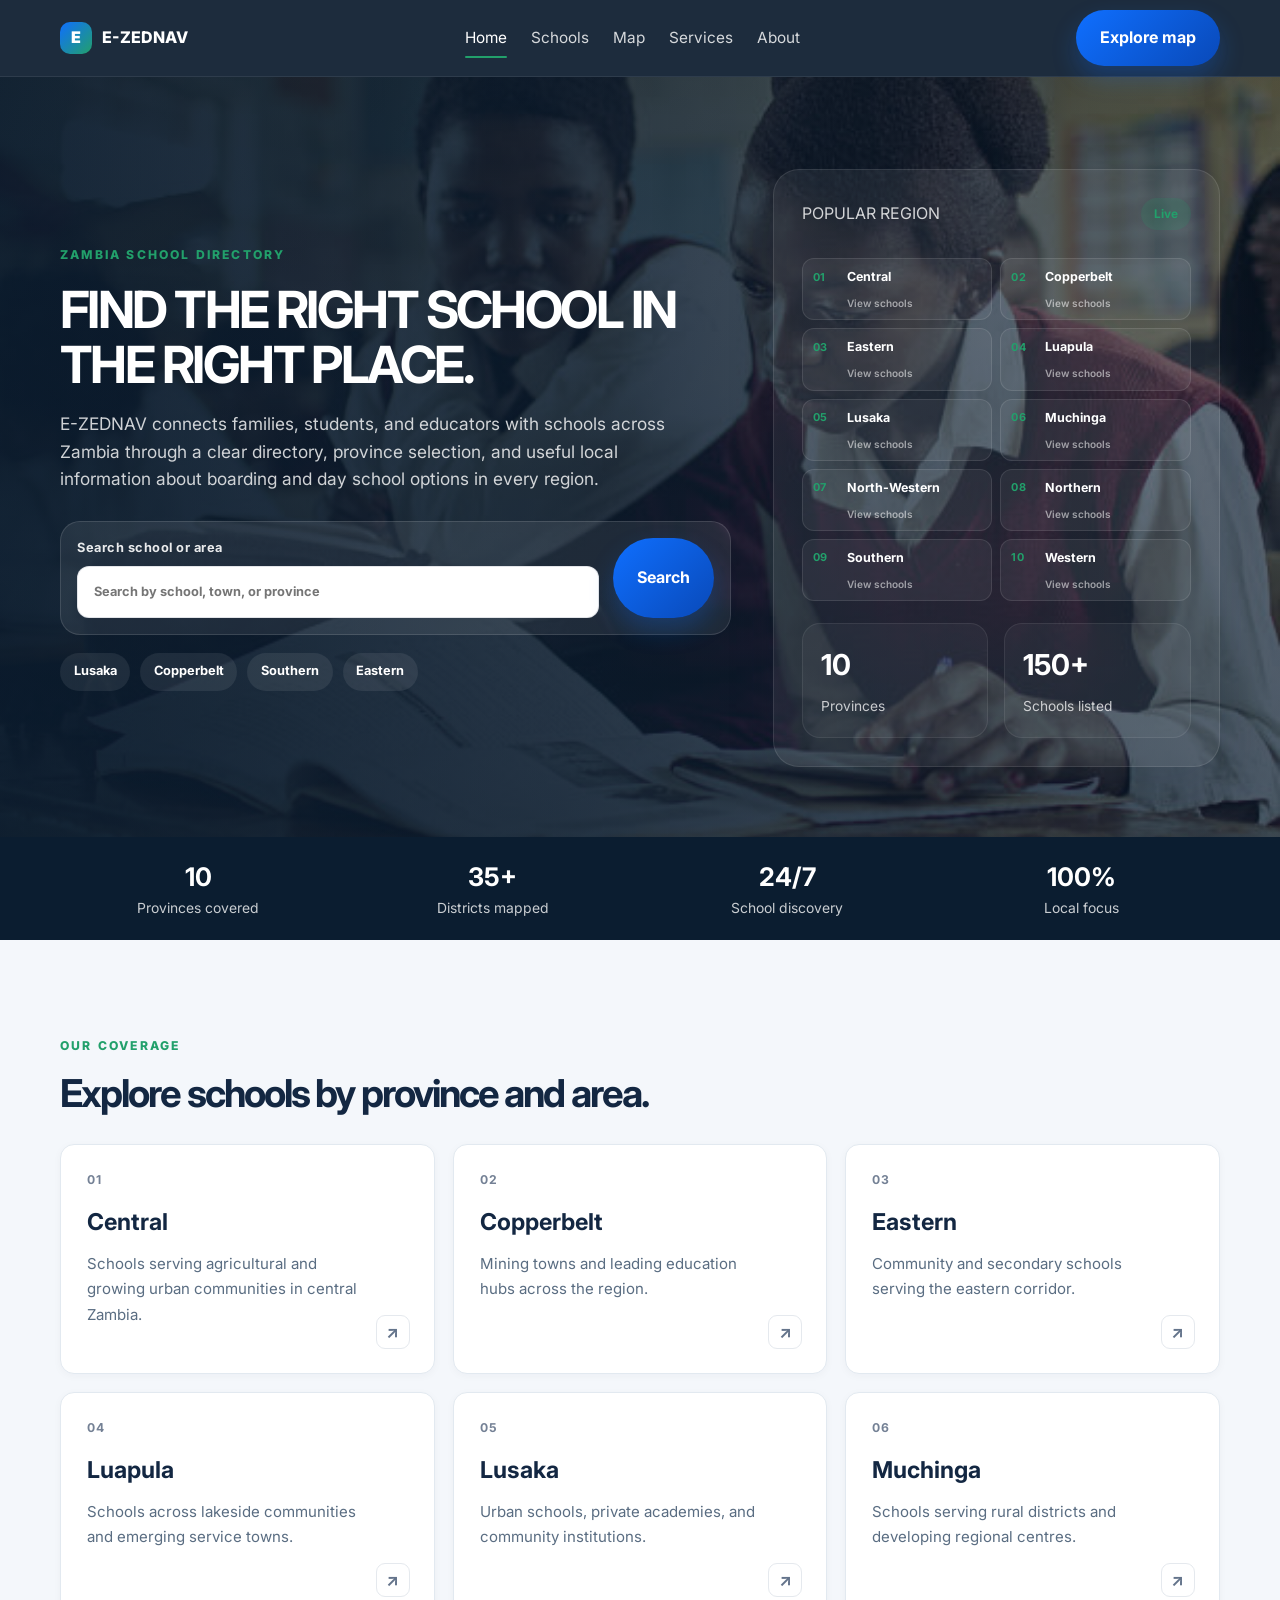
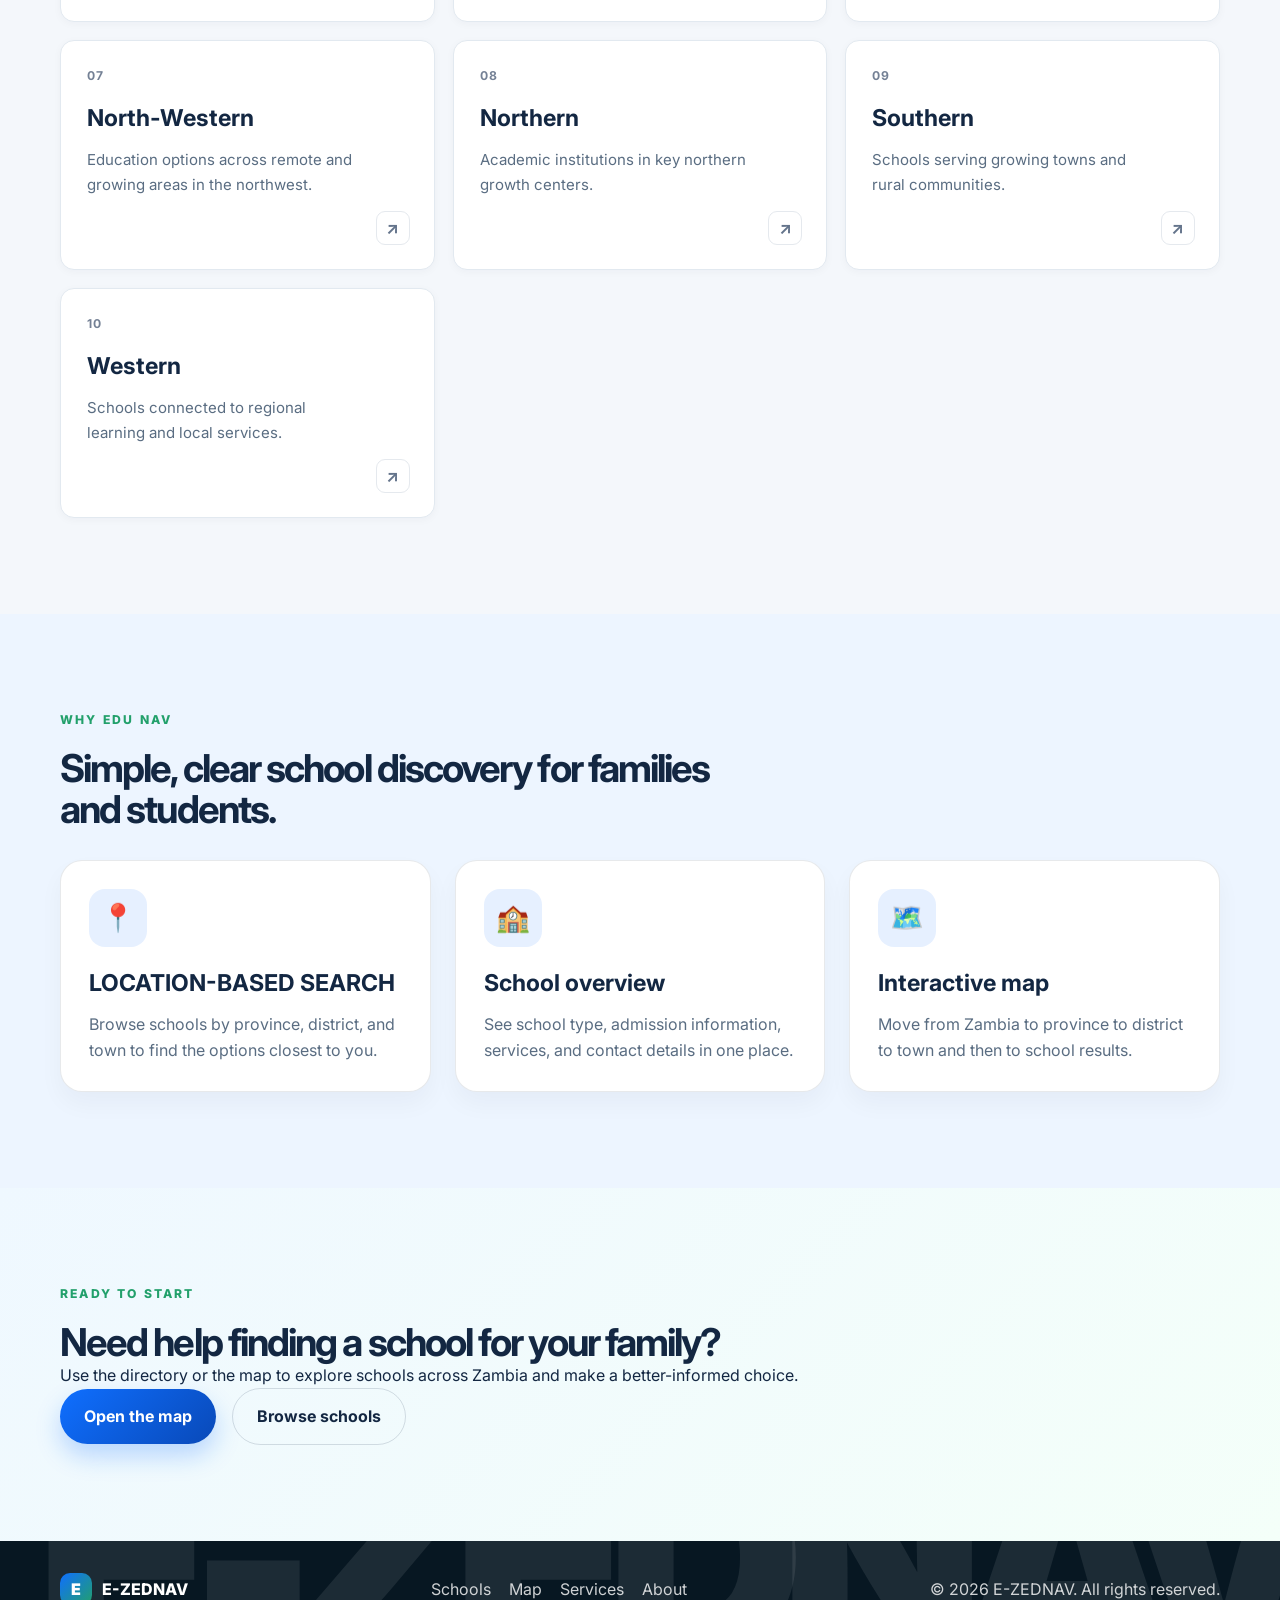
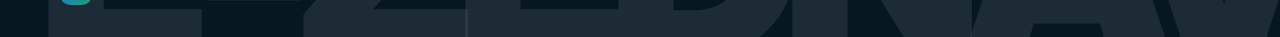
<file: index.html>
<!DOCTYPE html>
<html lang="en">
  <head>
    <meta charset="UTF-8" />
    <meta name="viewport" content="width=device-width, initial-scale=1.0" />
    <meta name="description" content="E-ZEDNAV helps families and students search for schools across Zambia by province, district, and town." />
    <title>E-ZEDNAV | Zambia School Directory</title>
    <link rel="preconnect" href="https://fonts.googleapis.com" />
    <link rel="preconnect" href="https://fonts.gstatic.com" crossorigin />
    <link href="https://fonts.googleapis.com/css2?family=Inter:wght@400;500;600;700;800;900&display=swap" rel="stylesheet" />
    <link rel="stylesheet" href="style.css" />
    <script src="script.js" defer></script>
  </head>
  <body>
    <header class="site-header">
      <div class="container nav-wrap">
        <a href="index.html" class="brand" aria-label="E-ZEDNAV home page">
          <span class="brand-mark">E</span>
          E-ZEDNAV
        </a>

          <button class="menu-toggle" aria-label="Open navigation" aria-expanded="false">
          <span></span>
          <span></span>
          <span></span>
        </button>

        <nav class="main-nav" aria-label="Main navigation">
          <a href="index.html" class="active">Home</a>
          <a href="schools.html">Schools</a>
          <a href="map.html">Map</a>
          <a href="services.html">Services</a>
          <a href="about.html">About</a>
        </nav>

        <a href="map.html" class="btn btn-primary nav-cta">Explore map</a>
      </div>
    </header>
    <main>
      <section class="hero">
        <div class="container hero-grid">
          <article class="hero-copy">
            <p class="eyebrow">ZAMBIA SCHOOL DIRECTORY</p>
            <h1>FIND THE RIGHT SCHOOL IN THE RIGHT PLACE.</h1>
            <p class="lead">
              E-ZEDNAV connects families, students, and educators with schools across Zambia through a clear directory, province selection, and useful local information about boarding and day school options in every region.
            </p>

            <form class="search-panel" id="homeSearchForm">
              <label>
                <span>Search school or area</span>
                <input id="homeSearchInput" type="text" placeholder="Search by school, town, or province" />
              </label>
              <button type="submit" class="btn btn-primary">Search</button>
            </form>

            <div class="quick-links">
              <a href="schools.html?province=Lusaka">Lusaka</a>
              <a href="schools.html?province=Copperbelt">Copperbelt</a>
              <a href="schools.html?province=Southern">Southern</a>
              <a href="schools.html?province=Eastern">Eastern</a>
            </div>
          </article>

          <aside class="hero-card">
            <header class="card-top">
              <span>POPULAR REGION</span>
              <span class="status">Live</span>
            </header>
            <div class="province-list" aria-label="Popular provinces">
              <a href="schools.html?province=Central" class="province-link"><span>01</span>Central<strong>View schools</strong></a>
              <a href="schools.html?province=Copperbelt" class="province-link"><span>02</span>Copperbelt<strong>View schools</strong></a>
              <a href="schools.html?province=Eastern" class="province-link"><span>03</span>Eastern<strong>View schools</strong></a>
              <a href="schools.html?province=Luapula" class="province-link"><span>04</span>Luapula<strong>View schools</strong></a>
              <a href="schools.html?province=Lusaka" class="province-link"><span>05</span>Lusaka<strong>View schools</strong></a>
              <a href="schools.html?province=Muchinga" class="province-link"><span>06</span>Muchinga<strong>View schools</strong></a>
              <a href="schools.html?province=North-Western" class="province-link"><span>07</span>North-Western<strong>View schools</strong></a>
              <a href="schools.html?province=Northern" class="province-link"><span>08</span>Northern<strong>View schools</strong></a>
              <a href="schools.html?province=Southern" class="province-link"><span>09</span>Southern<strong>View schools</strong></a>
              <a href="schools.html?province=Western" class="province-link"><span>10</span>Western<strong>View schools</strong></a>
            </div>
            <div class="hero-metrics">
              <div>
                <strong>10</strong>
                <span>Provinces</span>
              </div>
              <div>
                <strong>150+</strong>
                <span>Schools listed</span>
              </div>
            </div>
          </aside>
        </div>
      </section>

      <section class="stats-bar">
        <div class="container stats-grid">
          <div>
            <strong>10</strong>
            <span>Provinces covered</span>
          </div>
          <div>
            <strong>35+</strong>
            <span>Districts mapped</span>
          </div>
          <div>
            <strong>24/7</strong>
            <span>School discovery</span>
          </div>
          <div>
            <strong>100%</strong>
            <span>Local focus</span>
          </div>
        </div>
      </section>

      <section class="section coverage-section">
        <div class="container">
          <header class="section-heading">
            <p class="eyebrow">OUR COVERAGE</p>
            <h2>Explore schools by province and area.</h2>
          </header>

          <div class="cards province-grid">
            <a href="schools.html?province=Central" class="province-card">
              <span>01</span>
              <h3>Central</h3>
              <p>Schools serving agricultural and growing urban communities in central Zambia.</p>
            </a>
            <a href="schools.html?province=Copperbelt" class="province-card">
              <span>02</span>
              <h3>Copperbelt</h3>
              <p>Mining towns and leading education hubs across the region.</p>
            </a>
            <a href="schools.html?province=Eastern" class="province-card">
              <span>03</span>
              <h3>Eastern</h3>
              <p>Community and secondary schools serving the eastern corridor.</p>
            </a>
            <a href="schools.html?province=Luapula" class="province-card">
              <span>04</span>
              <h3>Luapula</h3>
              <p>Schools across lakeside communities and emerging service towns.</p>
            </a>
            <a href="schools.html?province=Lusaka" class="province-card">
              <span>05</span>
              <h3>Lusaka</h3>
              <p>Urban schools, private academies, and community institutions.</p>
            </a>
            <a href="schools.html?province=Muchinga" class="province-card">
              <span>06</span>
              <h3>Muchinga</h3>
              <p>Schools serving rural districts and developing regional centres.</p>
            </a>
            <a href="schools.html?province=North-Western" class="province-card">
              <span>07</span>
              <h3>North-Western</h3>
              <p>Education options across remote and growing areas in the northwest.</p>
            </a>
            <a href="schools.html?province=Northern" class="province-card">
              <span>08</span>
              <h3>Northern</h3>
              <p>Academic institutions in key northern growth centers.</p>
            </a>
            <a href="schools.html?province=Southern" class="province-card">
              <span>09</span>
              <h3>Southern</h3>
              <p>Schools serving growing towns and rural communities.</p>
            </a>
            <a href="schools.html?province=Western" class="province-card">
              <span>10</span>
              <h3>Western</h3>
              <p>Schools connected to regional learning and local services.</p>
            </a>
          </div>
        </div>
      </section>

      <section class="section section-alt">
        <div class="container">
          <header class="section-heading">
            <p class="eyebrow">WHY EDU NAV</p>
            <h2>Simple, clear school discovery for families and students.</h2>
          </header>

          <div class="cards services-grid">
            <article class="card">
              <span class="icon" aria-hidden="true">📍</span>
              <h3>LOCATION-BASED SEARCH</h3>
              <p>Browse schools by province, district, and town to find the options closest to you.</p>
            </article>
            <article class="card">
              <span class="icon" aria-hidden="true">🏫</span>
              <h3>School overview</h3>
              <p>See school type, admission information, services, and contact details in one place.</p>
            </article>
            <article class="card">
              <span class="icon" aria-hidden="true">🗺️</span>
              <h3>Interactive map</h3>
              <p>Move from Zambia to province to district to town and then to school results.</p>
            </article>
          </div>
        </div>
      </section>

      <section class="section contact-section">
        <div class="container contact-wrap">
          <header class="contact-copy">
            <p class="eyebrow">READY TO START</p>
            <h2>Need help finding a school for your family?</h2>
            <p>Use the directory or the map to explore schools across Zambia and make a better-informed choice.</p>
          </header>

          <div class="quick-action-box">
            <a href="map.html" class="btn btn-primary">Open the map</a>
            <a href="schools.html" class="btn btn-secondary">Browse schools</a>
          </div>
        </div>
      </section>
    </main>

    <footer class="site-footer">
      <div class="container footer-wrap">
        <div>
          <a href="index.html" class="brand footer-brand">
            <span class="brand-mark">E</span>
            E-ZEDNAV
          </a>
        </div>

        <nav class="footer-nav" aria-label="Footer links">
          <a href="schools.html">Schools</a>
          <a href="map.html">Map</a>
          <a href="services.html">Services</a>
          <a href="about.html">About</a>
        </nav>

        <p>© <span id="year"></span> E-ZEDNAV. All rights reserved.</p>
      </div>
    </footer>
  </body>
</html>
</file>
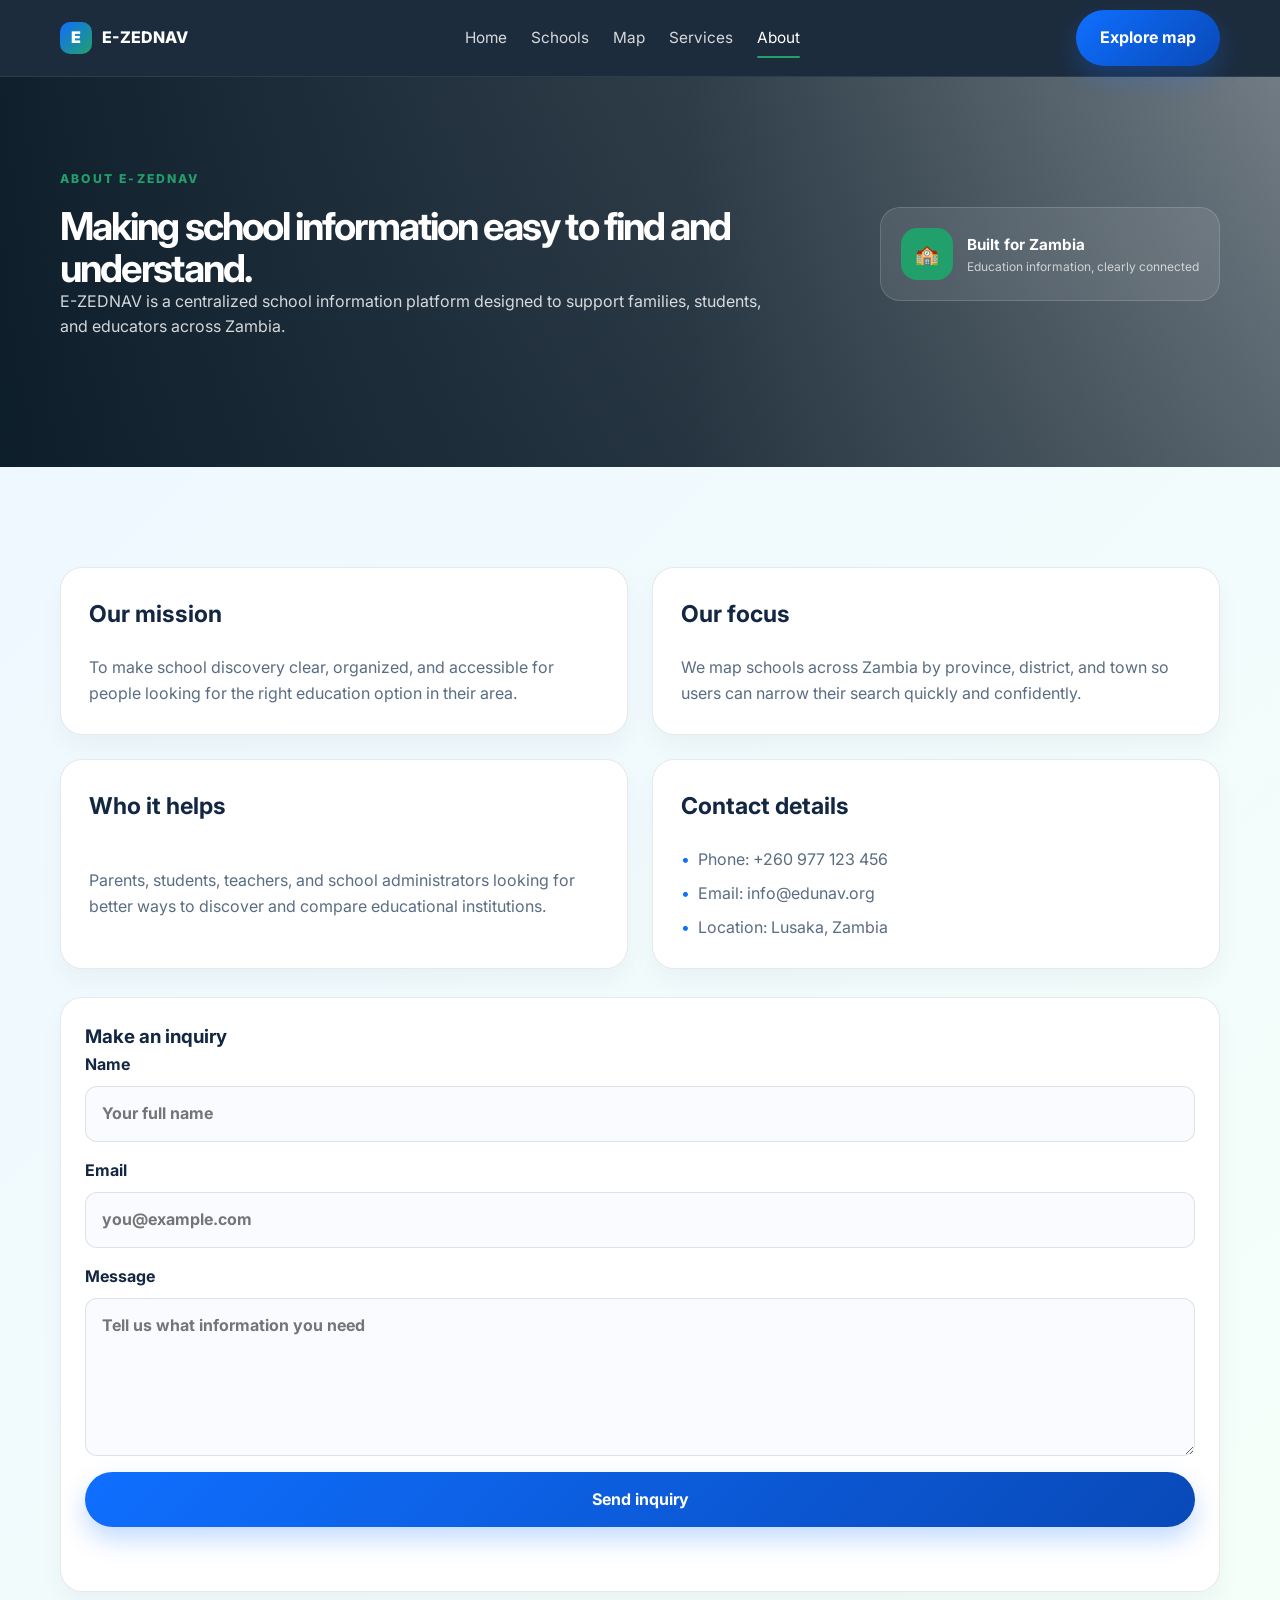
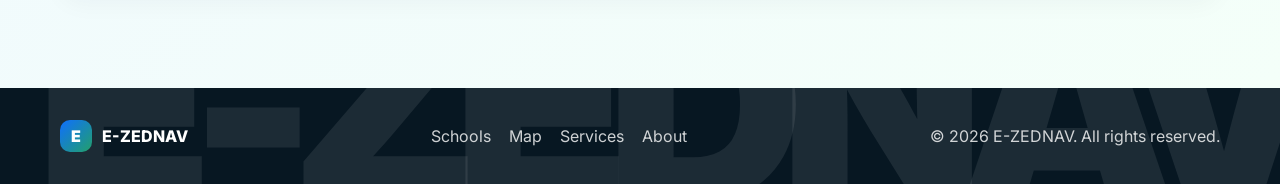
<file: about.html>
<!DOCTYPE html>
<html lang="en">
  <head>
    <meta charset="UTF-8" />
    <meta name="viewport" content="width=device-width, initial-scale=1.0" />
    <meta name="description" content="Learn about E-ZEDNAV and contact the team to make school inquiries." />
    <title>About | E-ZEDNAV</title>
    <link rel="preconnect" href="https://fonts.googleapis.com" />
    <link rel="preconnect" href="https://fonts.gstatic.com" crossorigin />
    <link href="https://fonts.googleapis.com/css2?family=Inter:wght@400;500;600;700;800;900&display=swap" rel="stylesheet" />
    <link rel="stylesheet" href="style.css" />
    <script src="script.js" defer></script>
  </head>
  <body>
    <header class="site-header">
      <div class="container nav-wrap">
        <a href="index.html" class="brand" aria-label="E-ZEDNAV home page">
          <span class="brand-mark">E</span>
          E-ZEDNAV
        </a>

        <button class="menu-toggle" aria-label="Open navigation" aria-expanded="false">
          <span></span>
          <span></span>
          <span></span>
        </button>

        <nav class="main-nav" aria-label="Main navigation">
          <a href="index.html">Home</a>
          <a href="schools.html">Schools</a>
          <a href="map.html">Map</a>
          <a href="services.html">Services</a>
          <a href="about.html" class="active">About</a>
        </nav>

        <a href="map.html" class="btn btn-primary nav-cta">Explore map</a>
      </div>
    </header>

    <main>
      <section class="page-hero about-page-hero">
        <div class="container page-hero-grid">
          <div>
            <p class="eyebrow">About E-ZEDNAV</p>
            <h1>Making school information easy to find and understand.</h1>
            <p>E-ZEDNAV is a centralized school information platform designed to support families, students, and educators across Zambia.</p>
          </div>
          <div class="about-hero-badge">
            <span aria-hidden="true">🏫</span>
            <div>
              <strong>Built for Zambia</strong>
              <small>Education information, clearly connected</small>
            </div>
          </div>
        </div>
      </section>

      <section class="page-shell contact-section">
        <div class="container contact-grid">
          <article class="contact-card">
            <h3>Our mission</h3>
            <p>To make school discovery clear, organized, and accessible for people looking for the right education option in their area.</p>
          </article>

          <article class="contact-card">
            <h3>Our focus</h3>
            <p>We map schools across Zambia by province, district, and town so users can narrow their search quickly and confidently.</p>
          </article>

          <article class="contact-card">
            <h3>Who it helps</h3>
            <p>Parents, students, teachers, and school administrators looking for better ways to discover and compare educational institutions.</p>
          </article>

          <article class="contact-card">
            <h3>Contact details</h3>
            <ul class="contact-list">
              <li>Phone: +260 977 123 456</li>
              <li>Email: info@edunav.org</li>
              <li>Location: Lusaka, Zambia</li>
            </ul>
          </article>
        </div>

        <div class="container" style="margin-top: 28px;">
          <div class="form-box">
            <h3>Make an inquiry</h3>
            <form data-contact-form>
              <label>
                Name
                <input type="text" name="name" placeholder="Your full name" required />
              </label>
              <label>
                Email
                <input type="email" name="email" placeholder="you@example.com" required />
              </label>
              <label>
                Message
                <textarea name="message" rows="5" placeholder="Tell us what information you need" required></textarea>
              </label>
              <button type="submit" class="btn btn-primary">Send inquiry</button>
              <p class="form-status" aria-live="polite"></p>
            </form>
          </div>
        </div>
      </section>
    </main>

    <footer class="site-footer">
      <div class="container footer-wrap">
        <div>
          <a href="index.html" class="brand footer-brand">
            <span class="brand-mark">E</span>
            E-ZEDNAV
          </a>
        </div>

        <nav class="footer-nav" aria-label="Footer links">
          <a href="schools.html">Schools</a>
          <a href="map.html">Map</a>
          <a href="services.html">Services</a>
          <a href="about.html">About</a>
        </nav>

        <p>© <span id="year"></span> E-ZEDNAV. All rights reserved.</p>
      </div>
    </footer>
  </body>
</html>
</file>
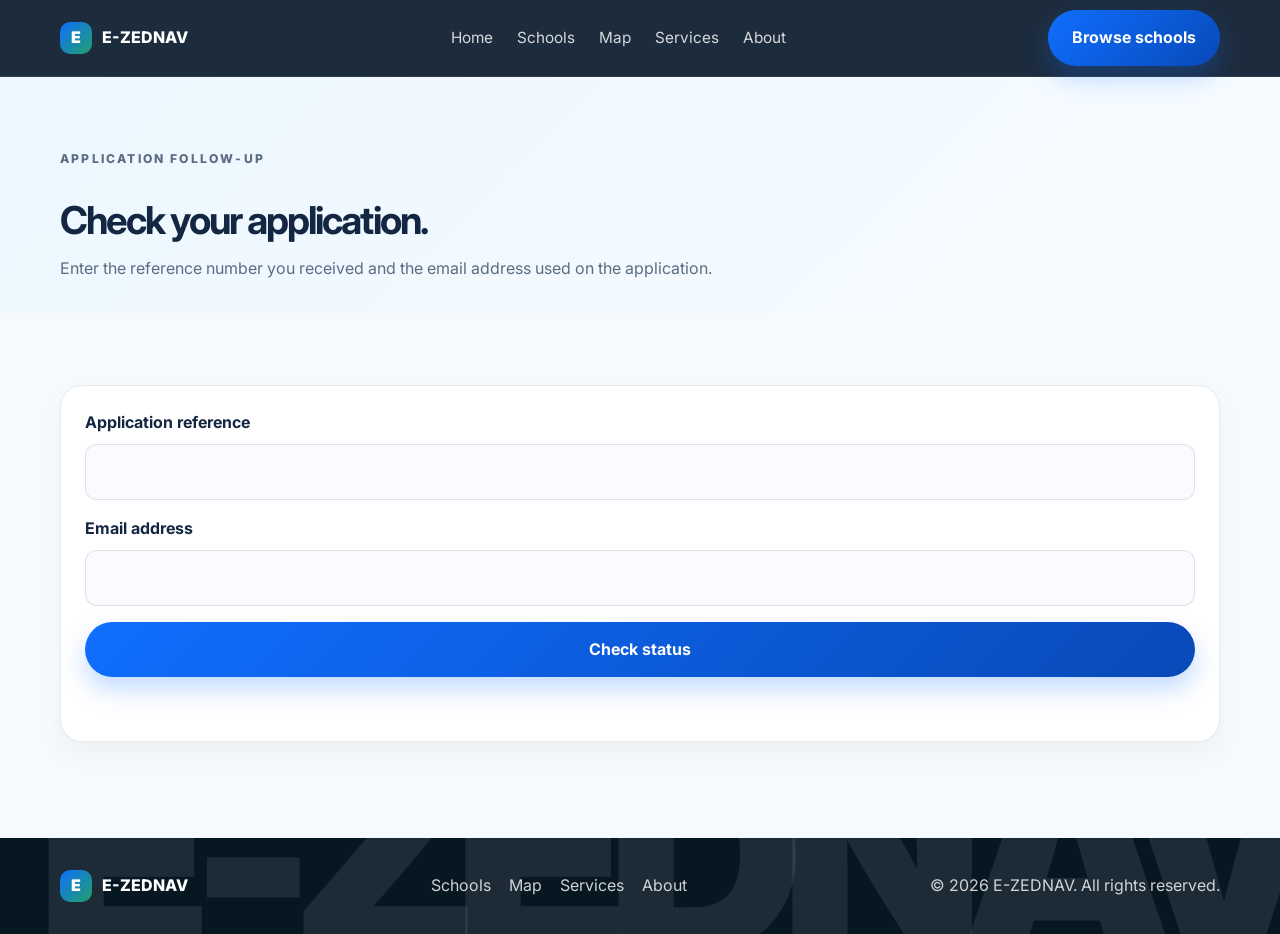
<file: application-status.html>
<!DOCTYPE html>
<html lang="en">
  <head>
    <meta charset="UTF-8" />
    <meta name="viewport" content="width=device-width, initial-scale=1.0" />
    <meta name="description" content="Check the status and feedback for an E-ZEDNAV school application." />
    <title>Application status | E-ZEDNAV</title>
    <link rel="preconnect" href="https://fonts.googleapis.com" />
    <link rel="preconnect" href="https://fonts.gstatic.com" crossorigin />
    <link href="https://fonts.googleapis.com/css2?family=Inter:wght@400;500;600;700;800;900&display=swap" rel="stylesheet" />
    <link rel="stylesheet" href="style.css" />
    <script src="script.js" defer></script>
  </head>
  <body>
    <header class="site-header">
      <div class="container nav-wrap">
        <a href="index.html" class="brand" aria-label="E-ZEDNAV home page">
          <span class="brand-mark">E</span>
          E-ZEDNAV
        </a>
        <button class="menu-toggle" aria-label="Open navigation" aria-expanded="false">
          <span></span><span></span><span></span>
        </button>
        <nav class="main-nav" aria-label="Main navigation">
          <a href="index.html">Home</a>
          <a href="schools.html">Schools</a>
          <a href="map.html">Map</a>
          <a href="services.html">Services</a>
          <a href="about.html">About</a>
        </nav>
        <a href="schools.html" class="btn btn-primary nav-cta">Browse schools</a>
      </div>
    </header>
    <main>
      <section class="page-hero">
        <div class="container">
          <p class="eyebrow">APPLICATION FOLLOW-UP</p>
          <h1>Check your application.</h1>
          <p>Enter the reference number you received and the email address used on the application.</p>
        </div>
      </section>
      <section class="page-shell">
        <div class="container">
          <section class="form-box">
            <form id="applicationStatusForm">
              <label>
                Application reference
                <input type="text" name="reference" required maxlength="64" autocomplete="off" />
              </label>
              <label>
                Email address
                <input type="email" name="email" required maxlength="254" autocomplete="email" />
              </label>
              <button class="btn btn-primary" type="submit">Check status</button>
              <p id="applicationStatusMessage" class="form-status" role="status" aria-live="polite"></p>
              <section id="applicationStatusResult" class="application-status-result" aria-live="polite" hidden>
                <h2 id="applicationStatusHeading"></h2>
                <p id="applicationFeedback"></p>
              </section>
            </form>
          </section>
        </div>
      </section>
    </main>
    <footer class="site-footer">
      <div class="container footer-wrap">
        <a href="index.html" class="brand footer-brand"><span class="brand-mark">E</span>E-ZEDNAV</a>
        <nav class="footer-nav" aria-label="Footer links">
          <a href="schools.html">Schools</a><a href="map.html">Map</a><a href="services.html">Services</a><a href="about.html">About</a>
        </nav>
        <p>© <span id="year"></span> E-ZEDNAV. All rights reserved.</p>
      </div>
    </footer>
  </body>
</html>
</file>
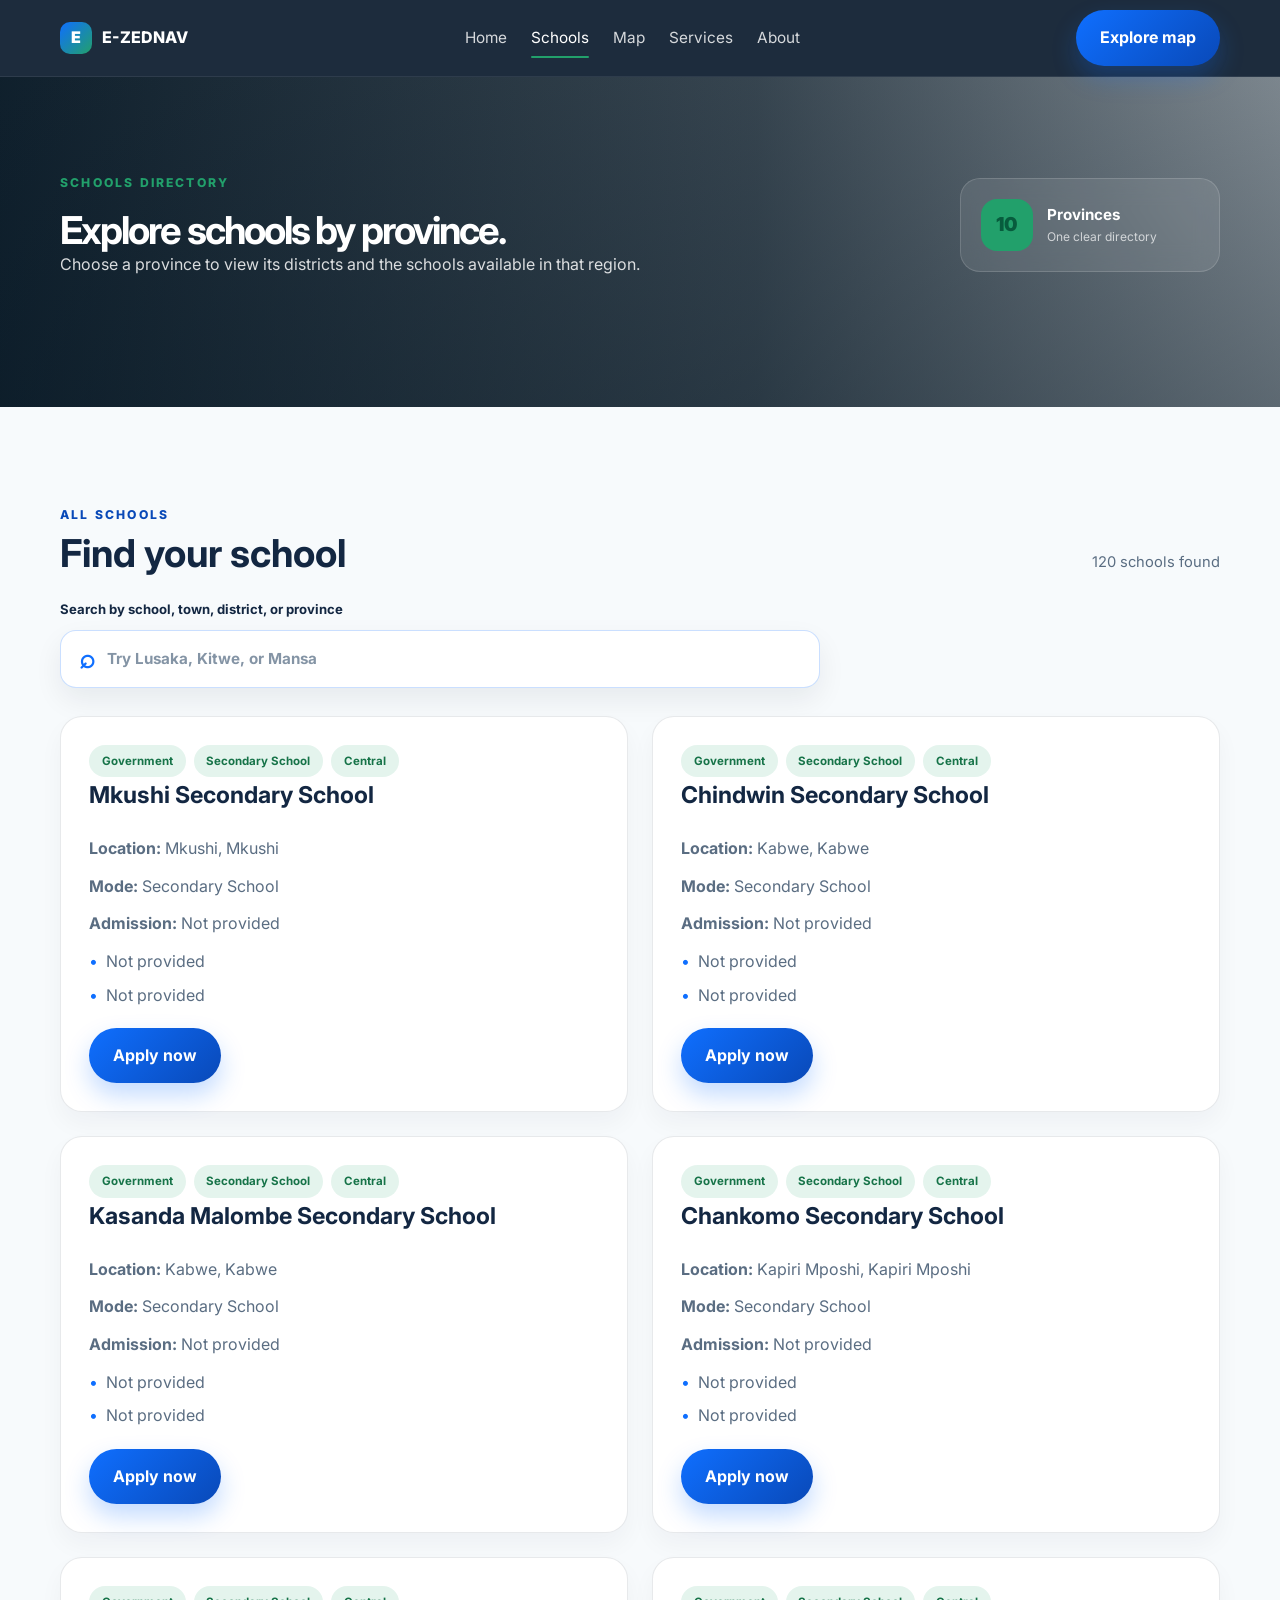
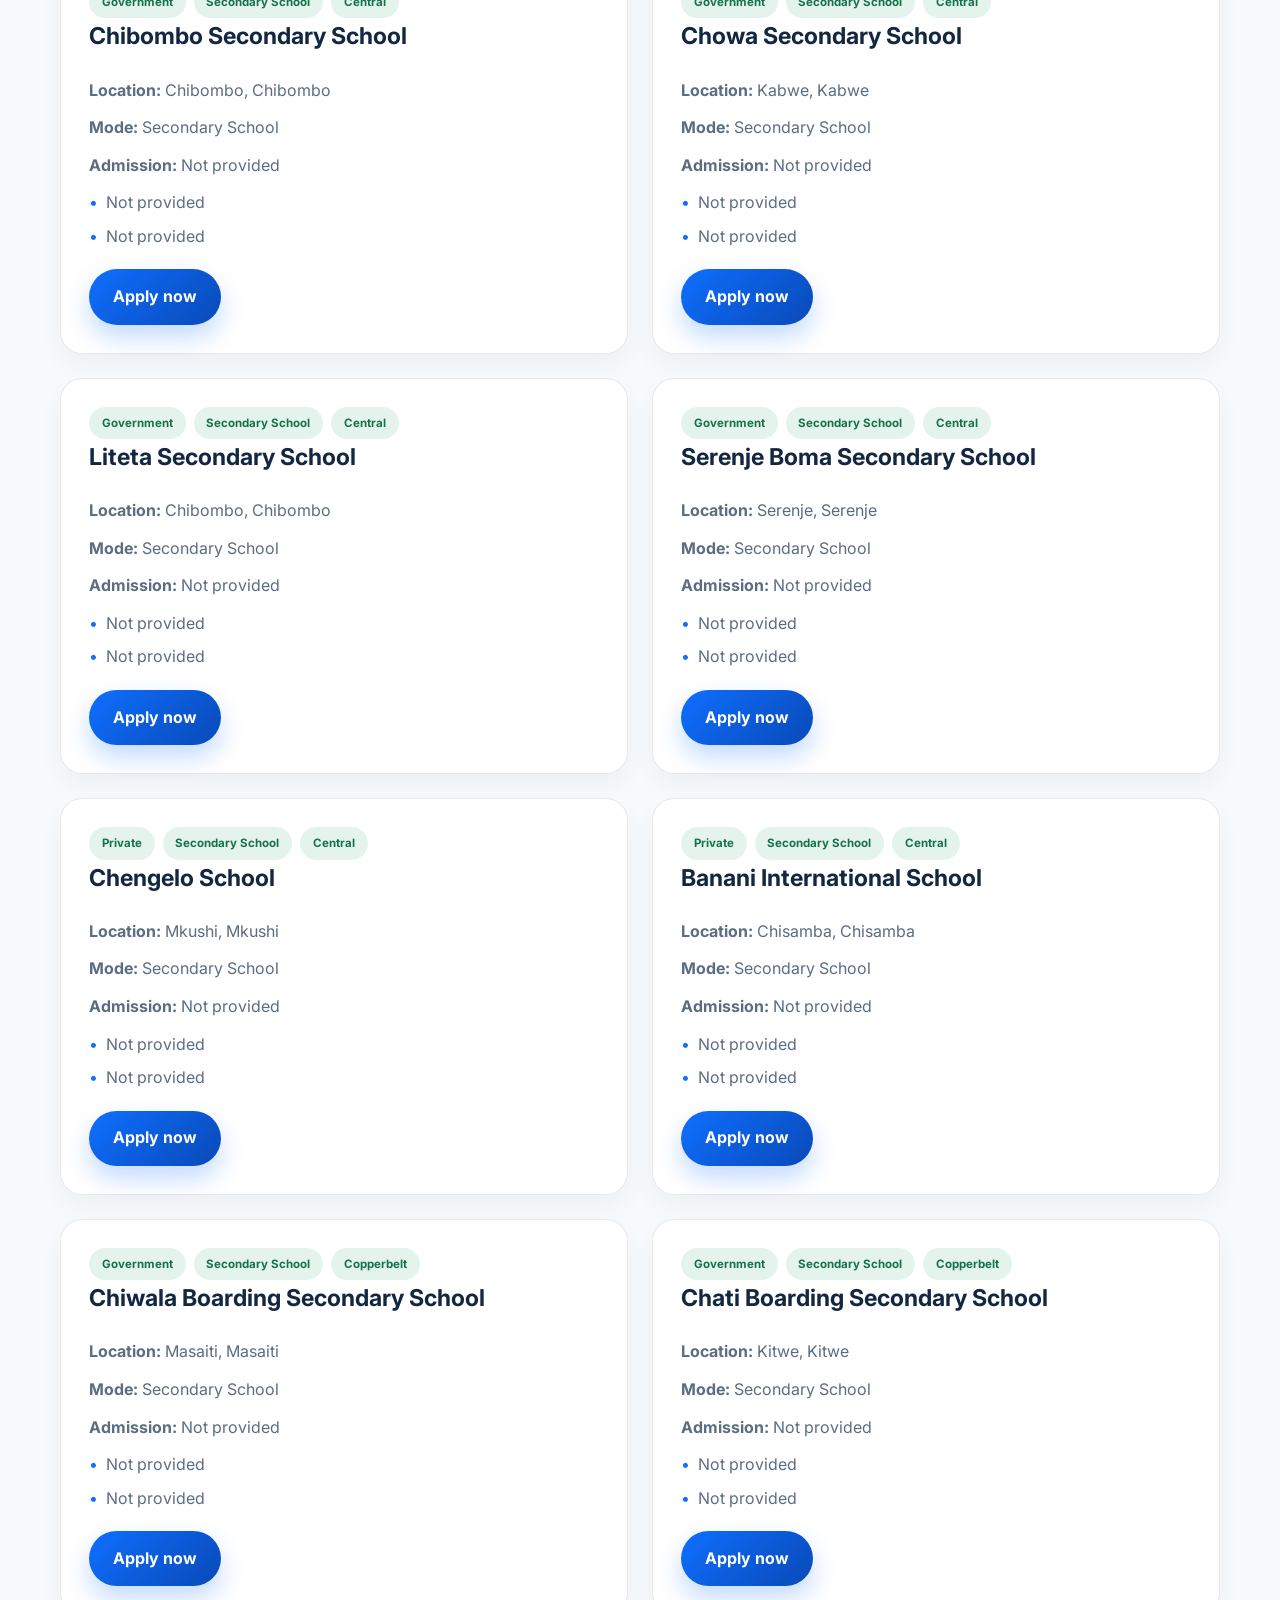
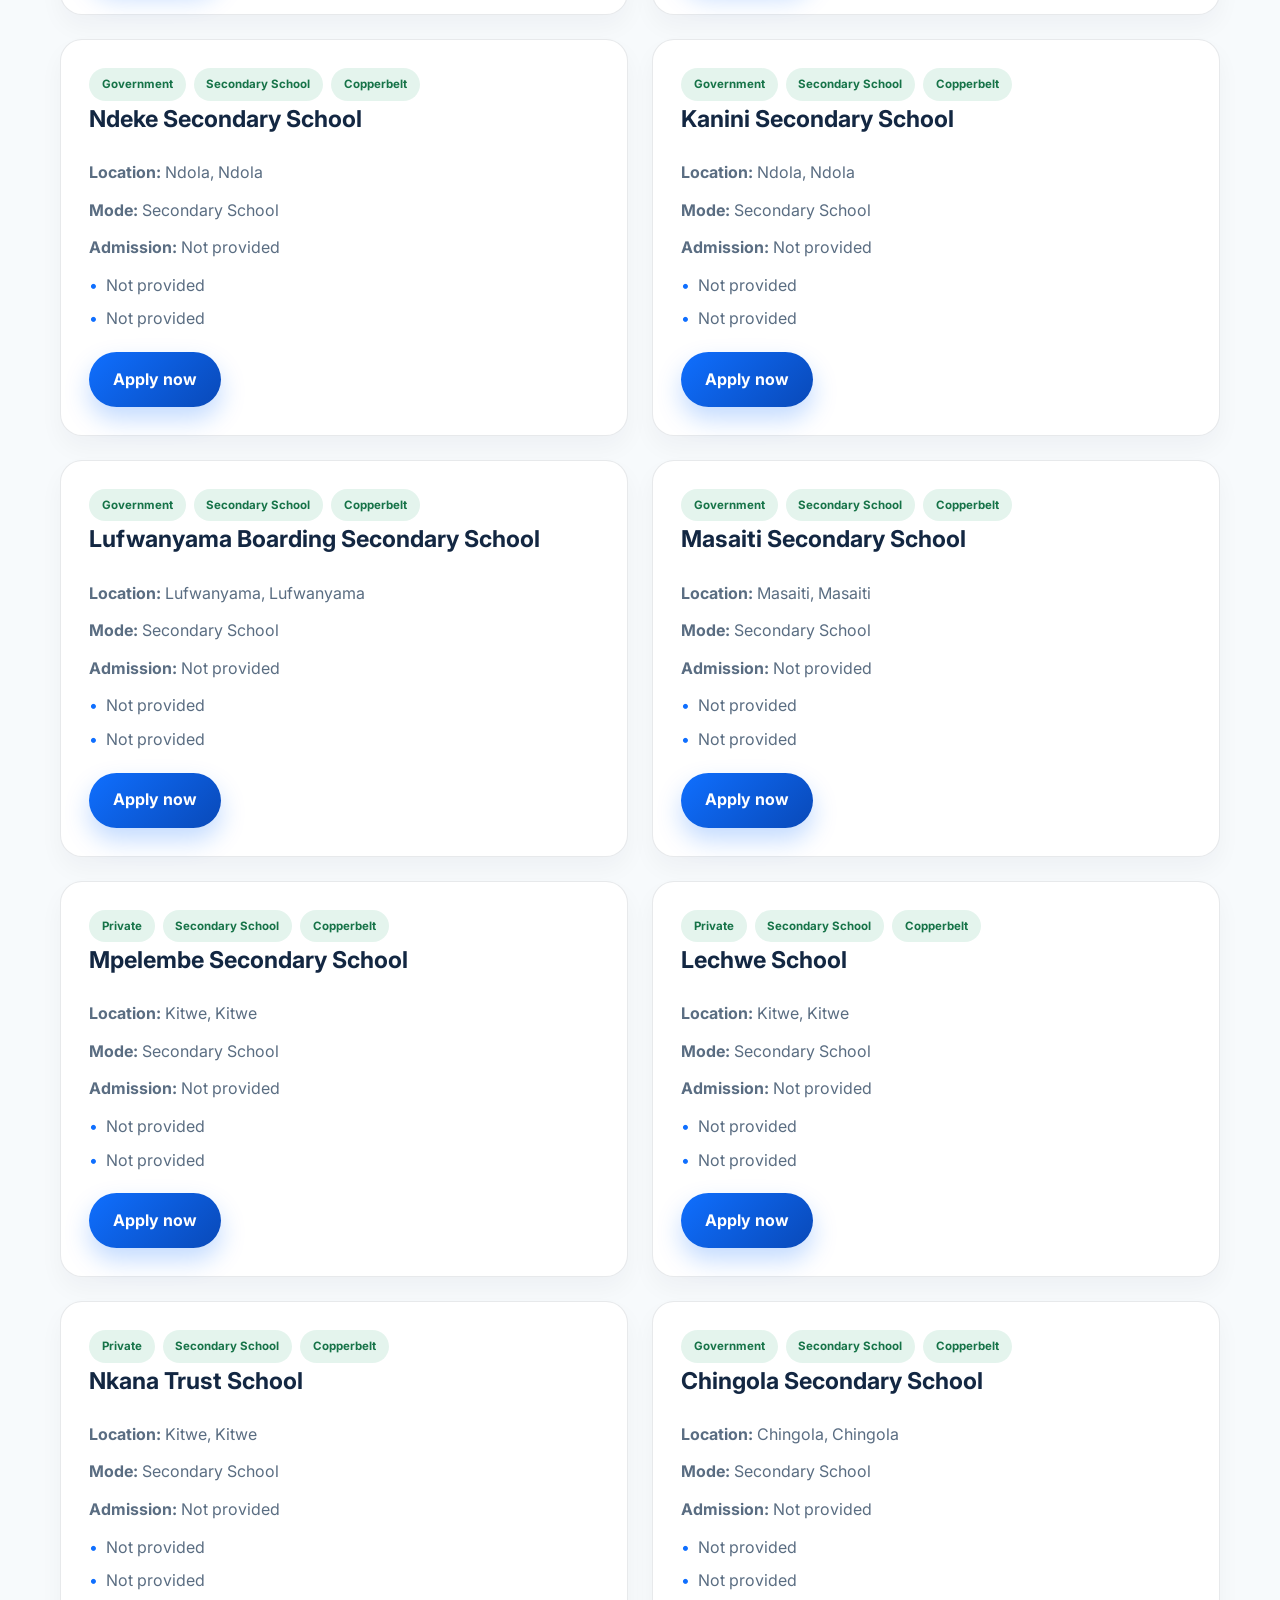
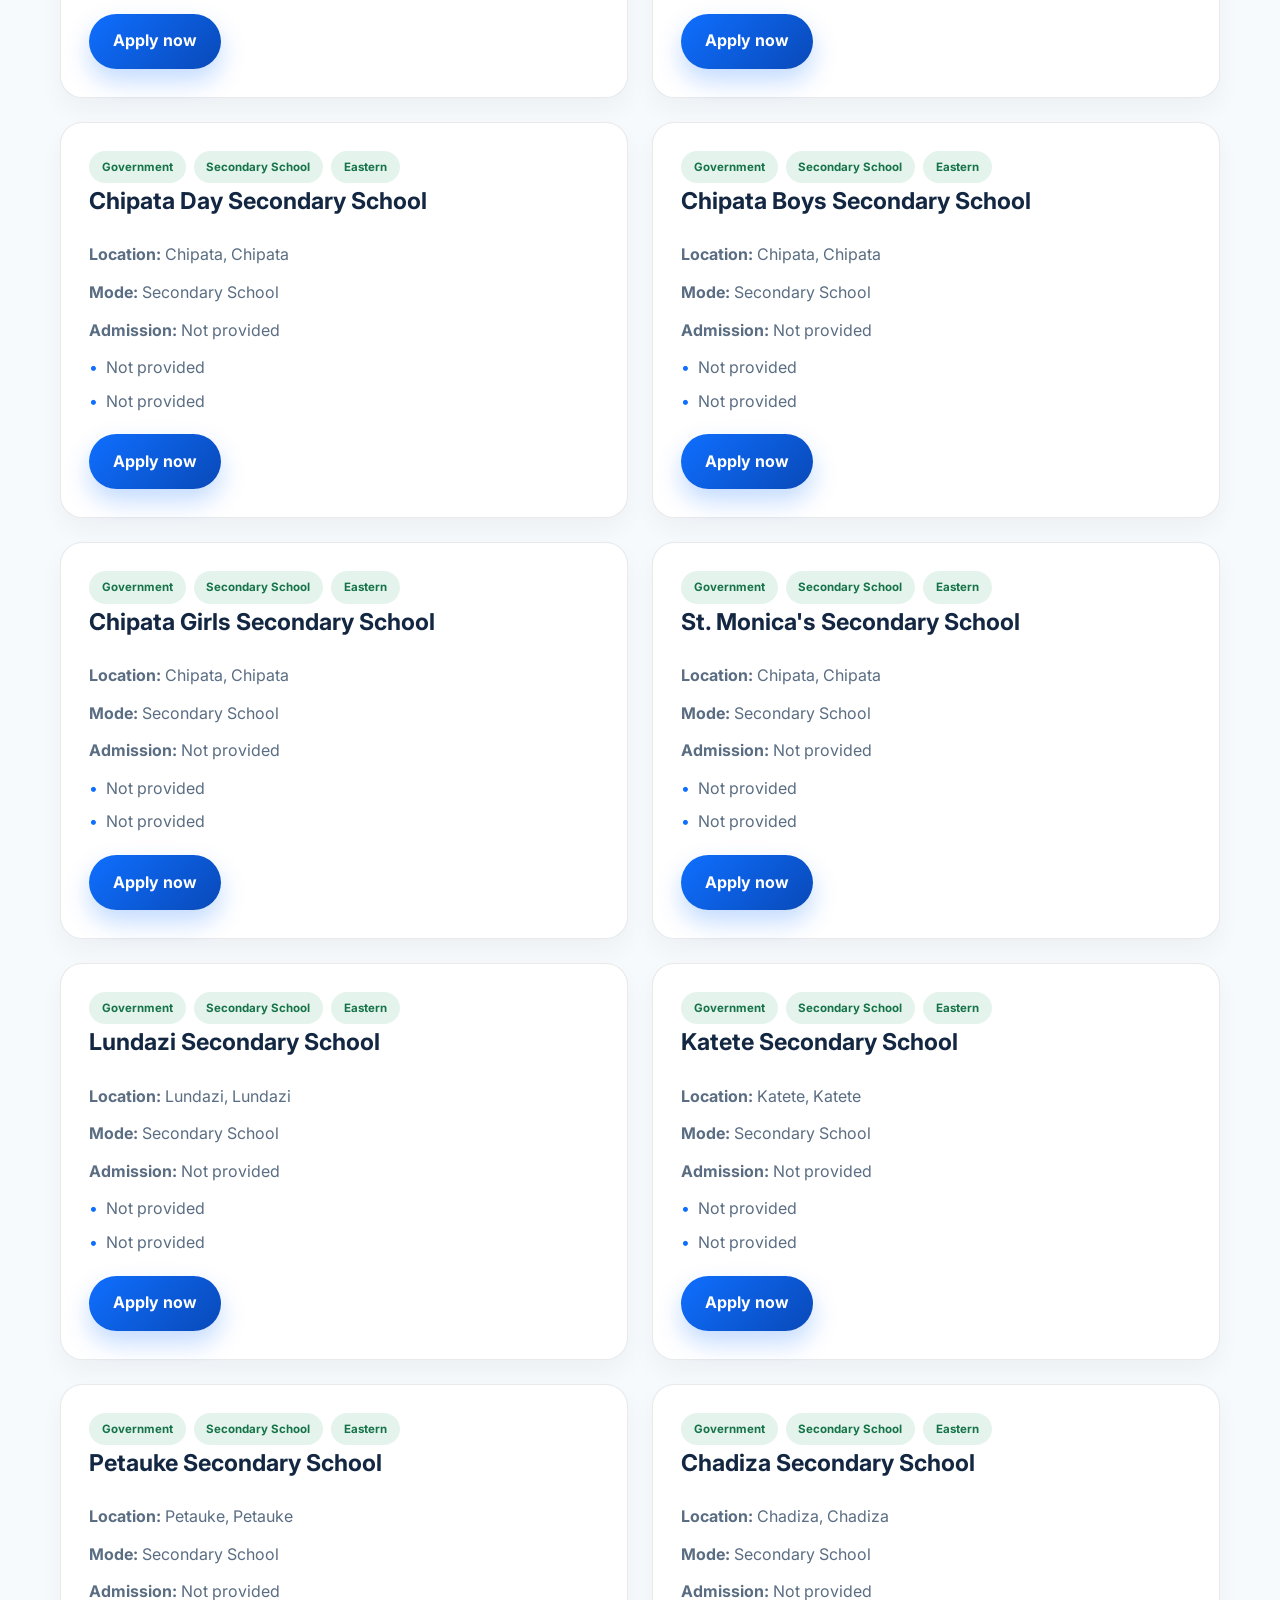
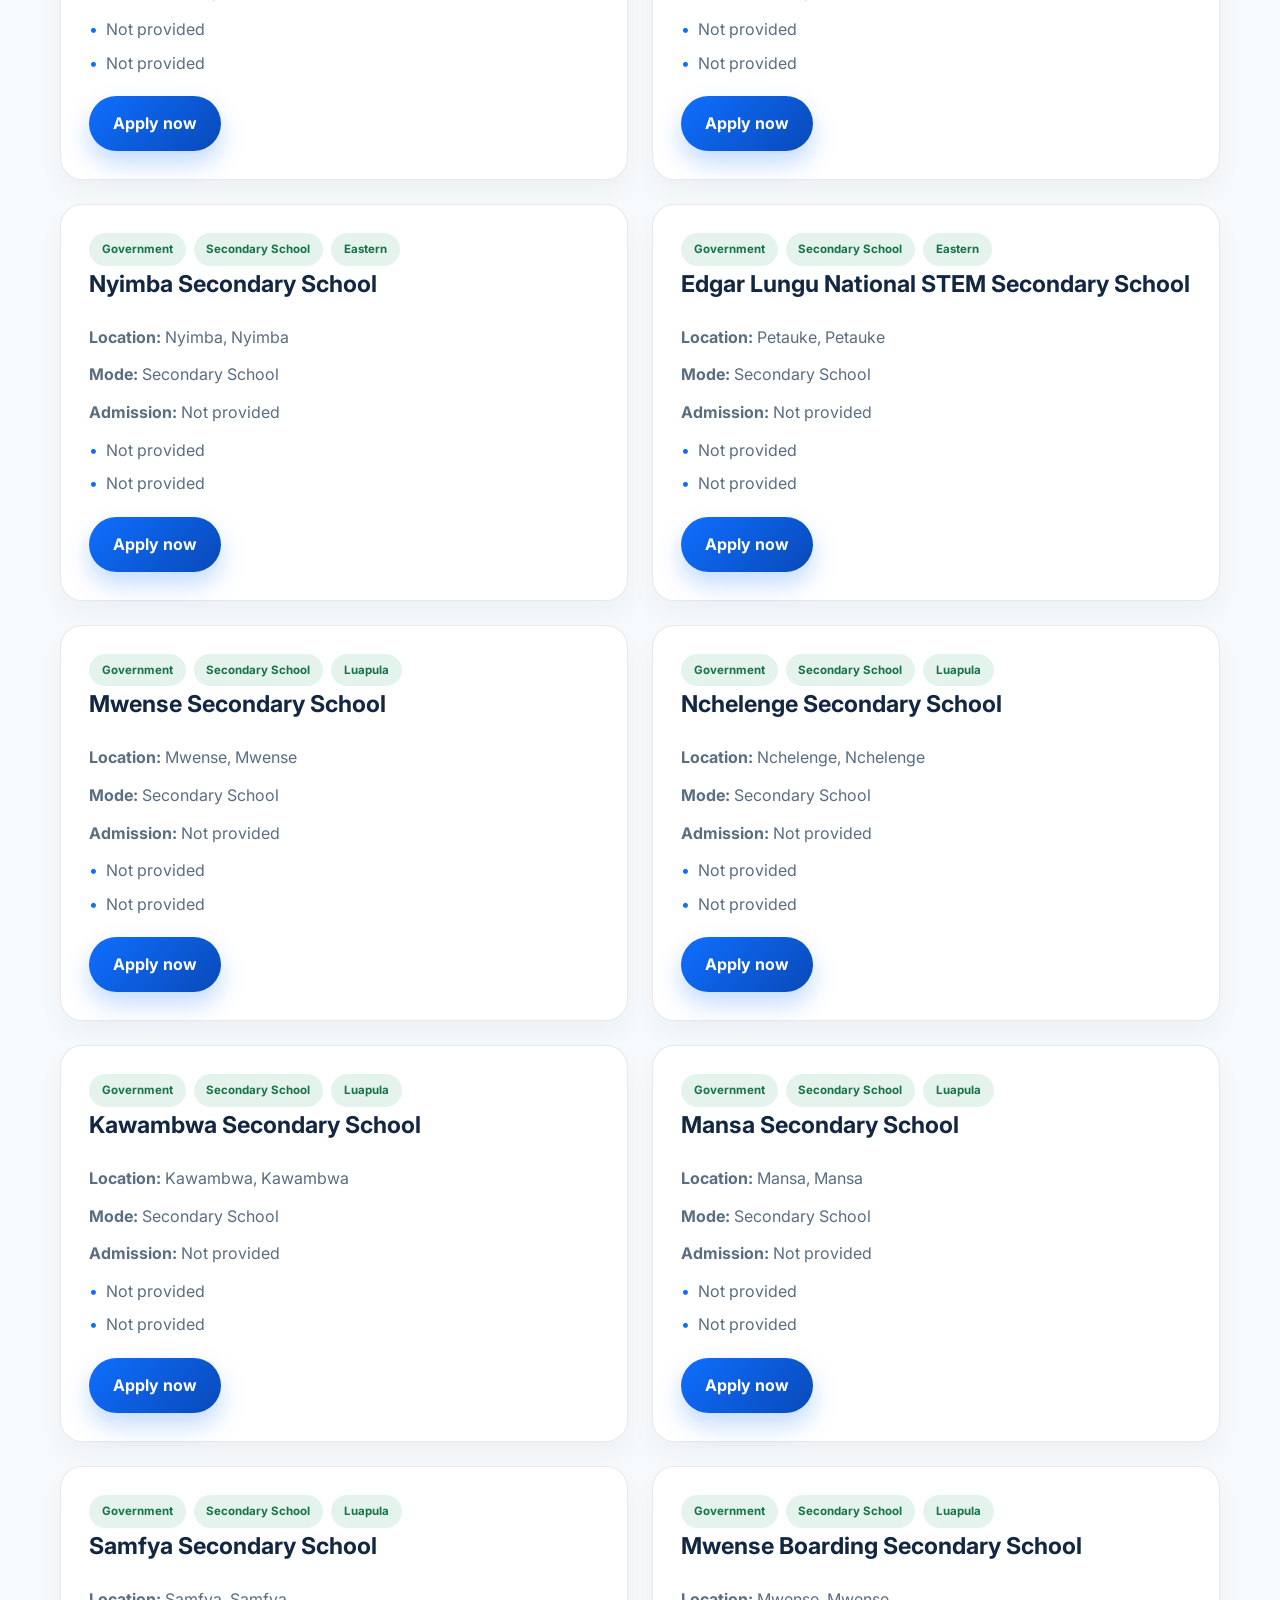
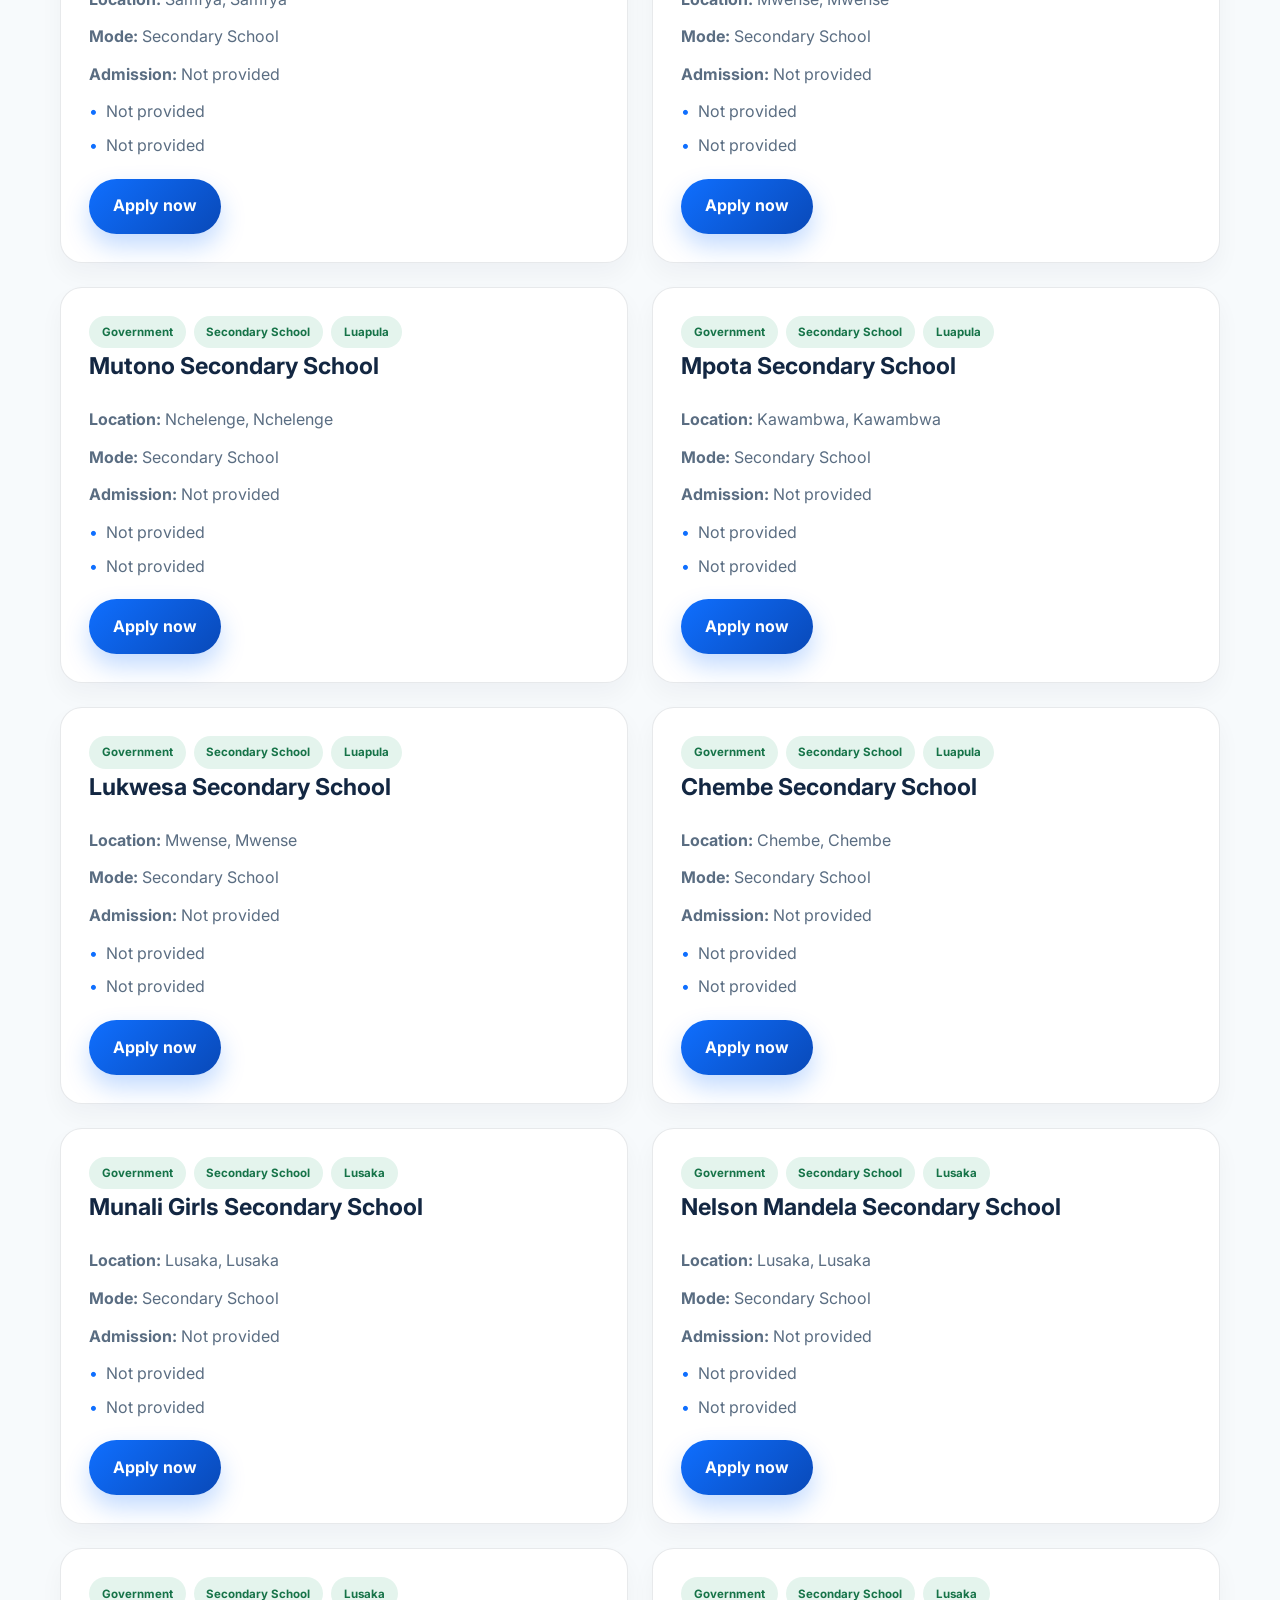
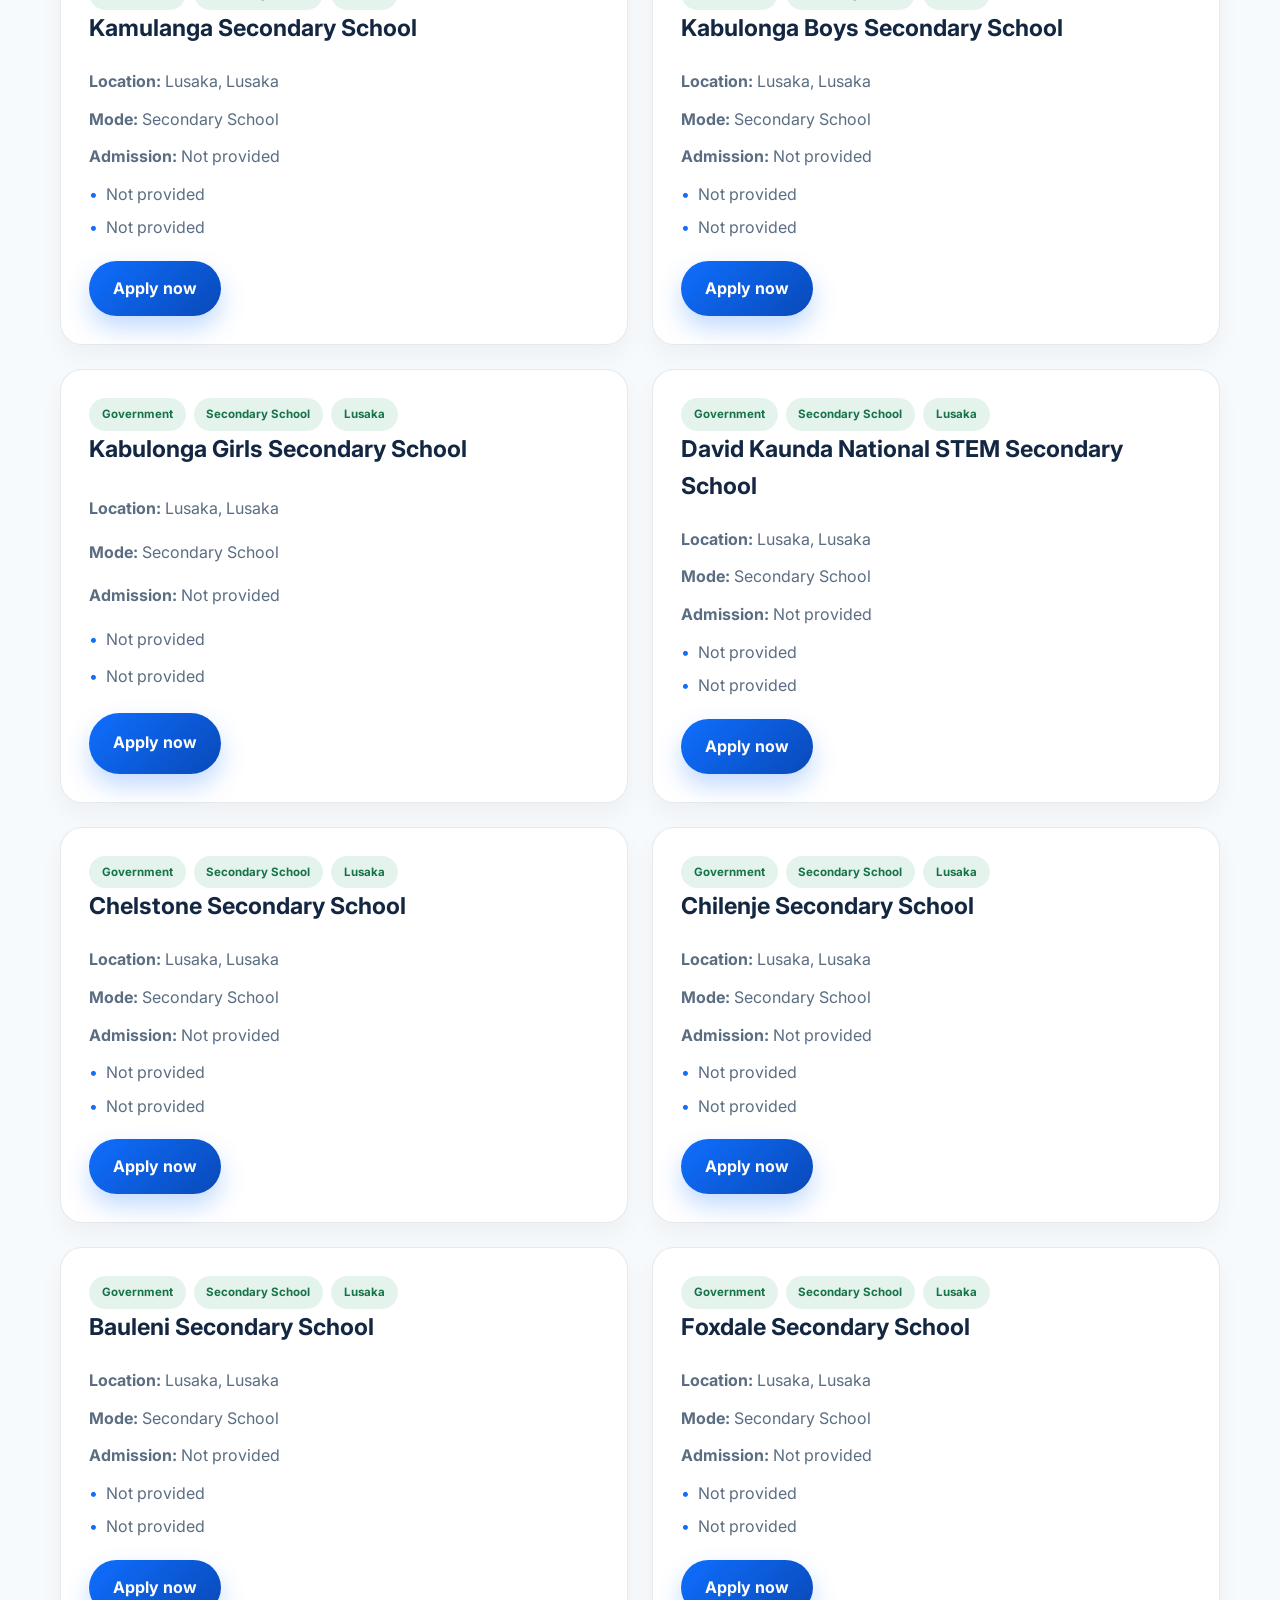
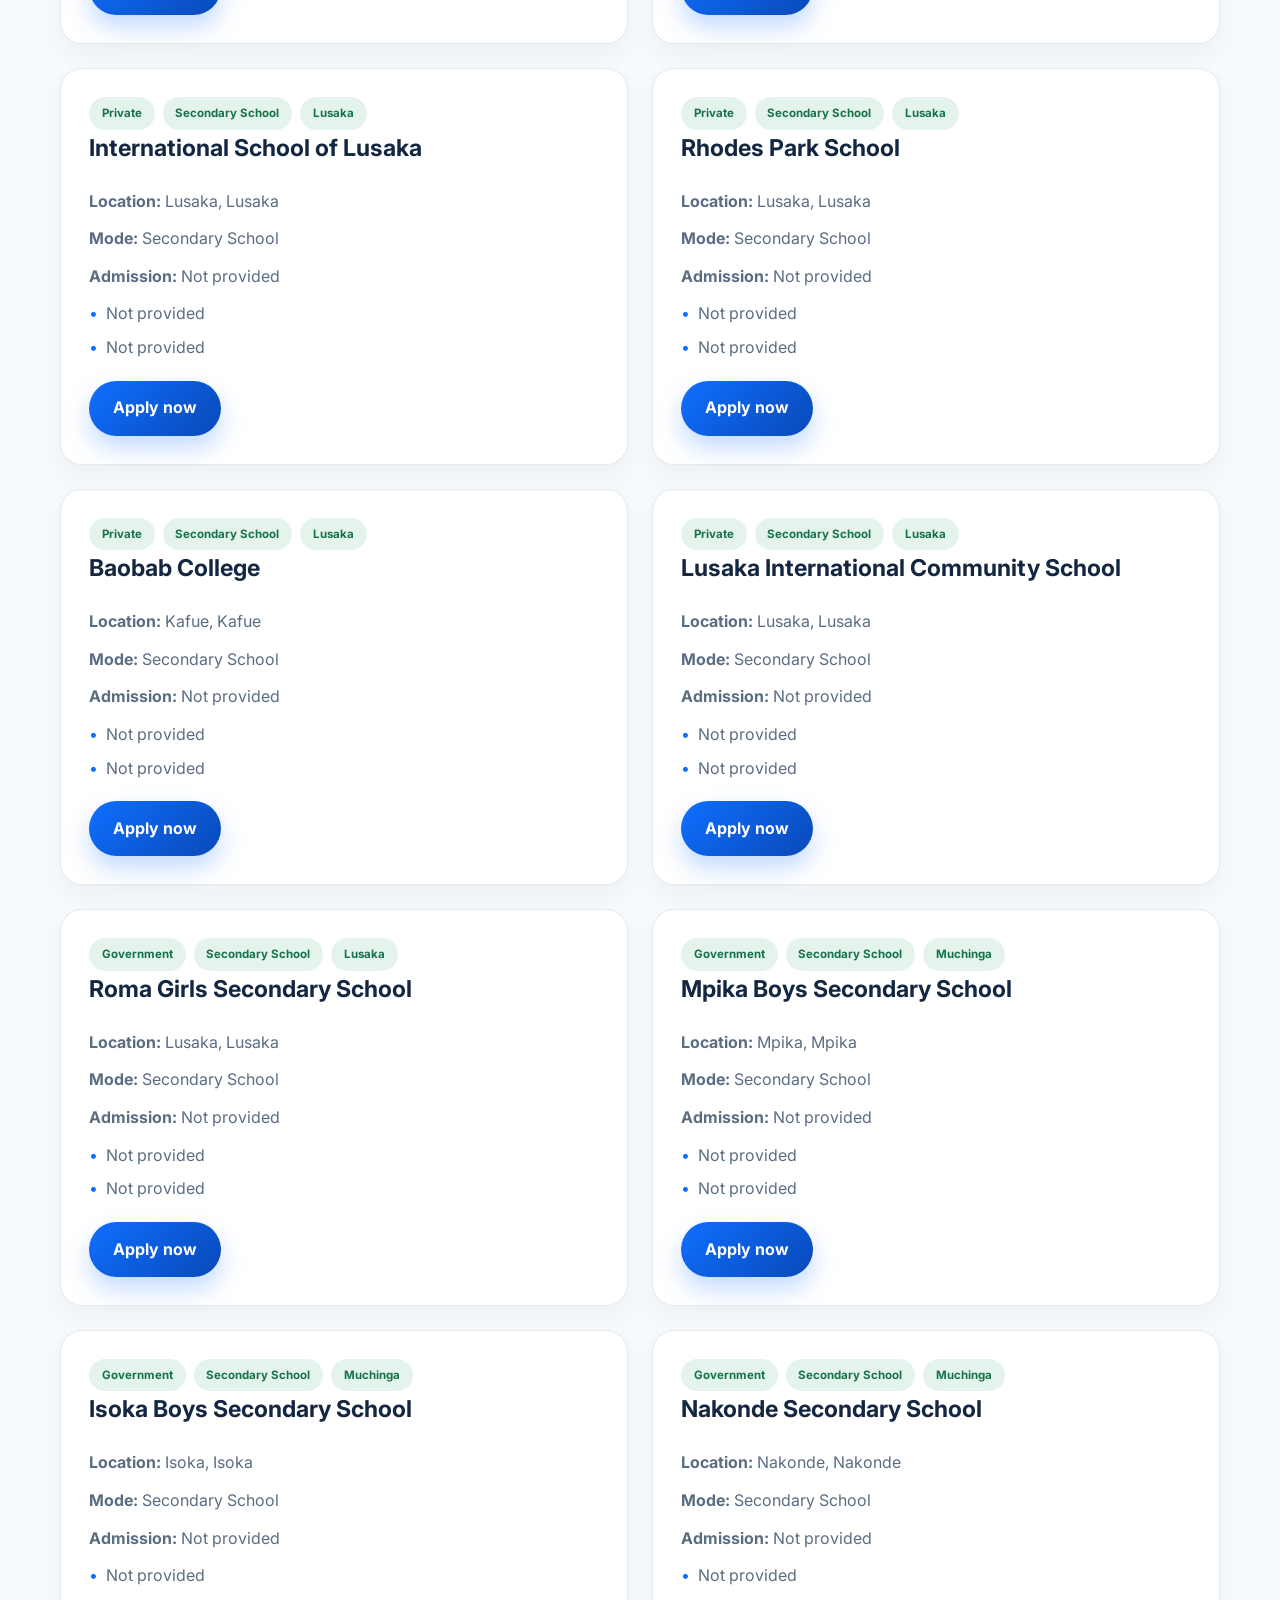
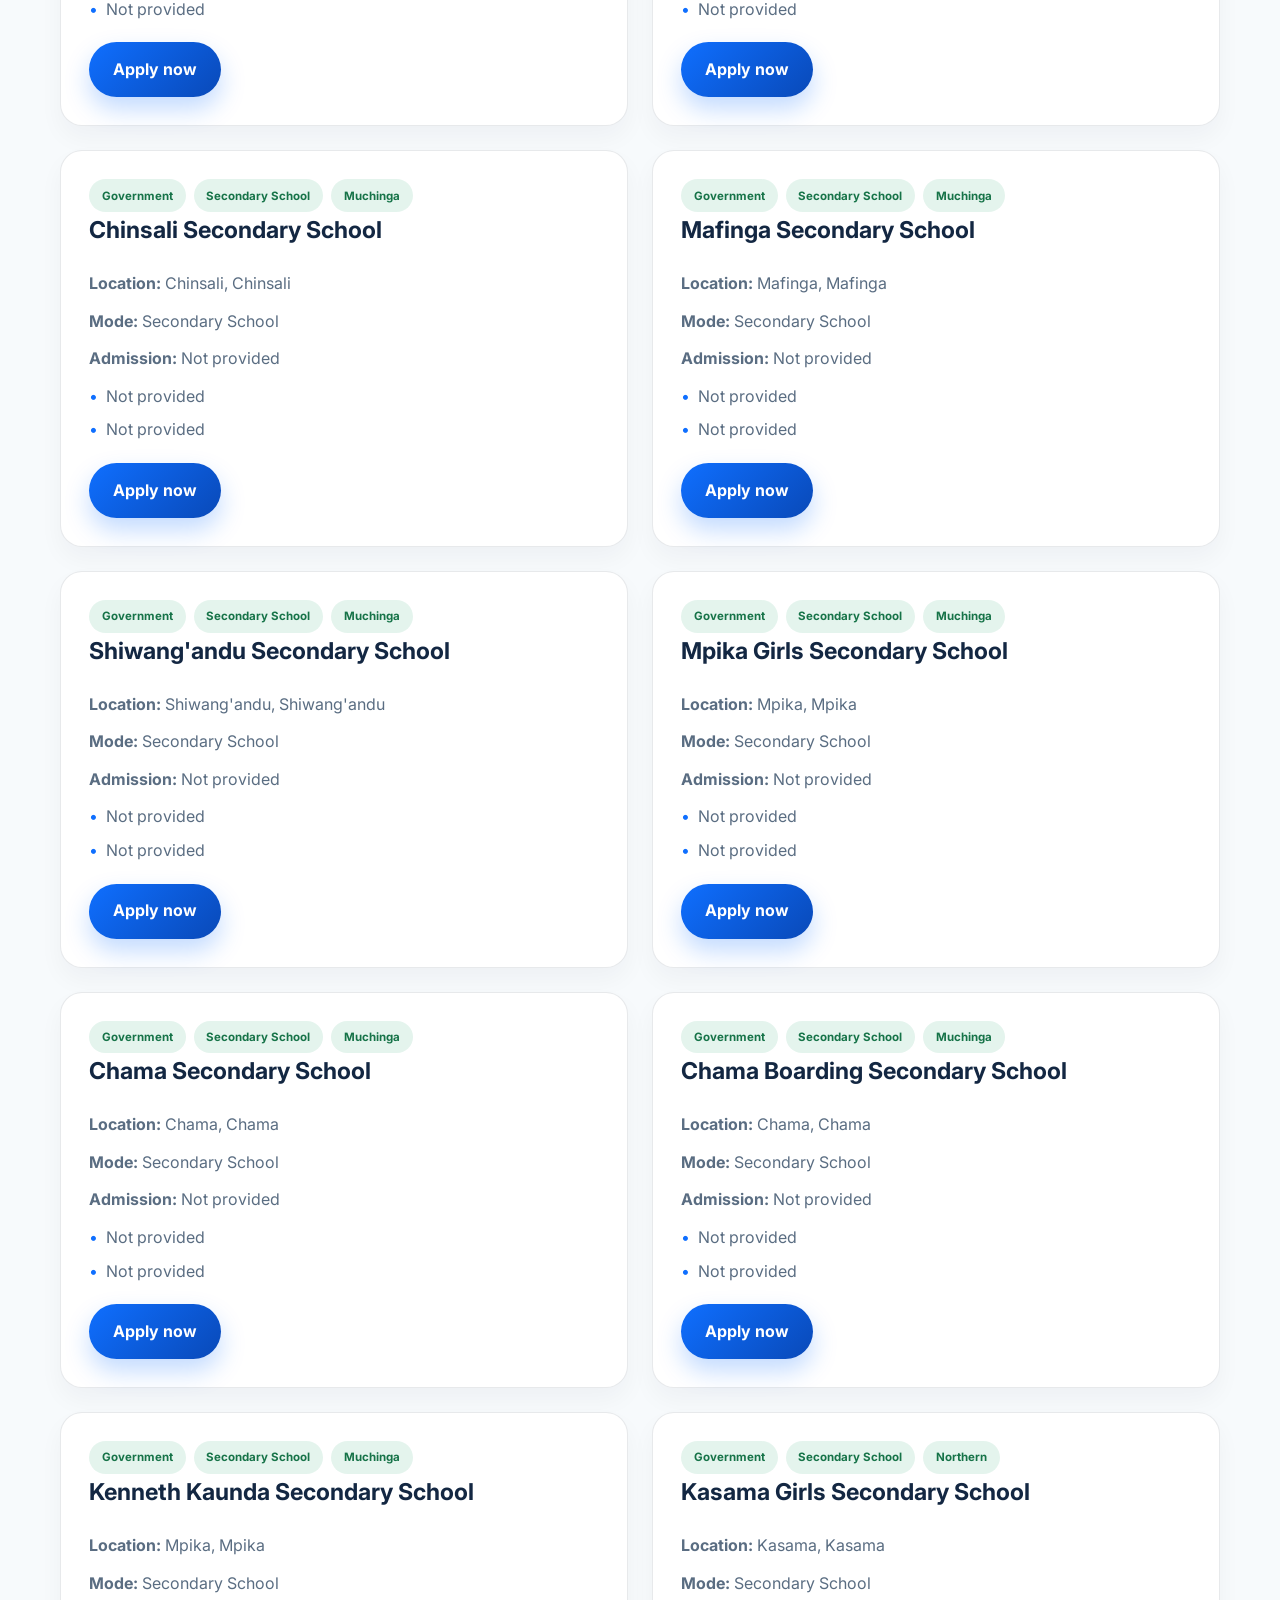
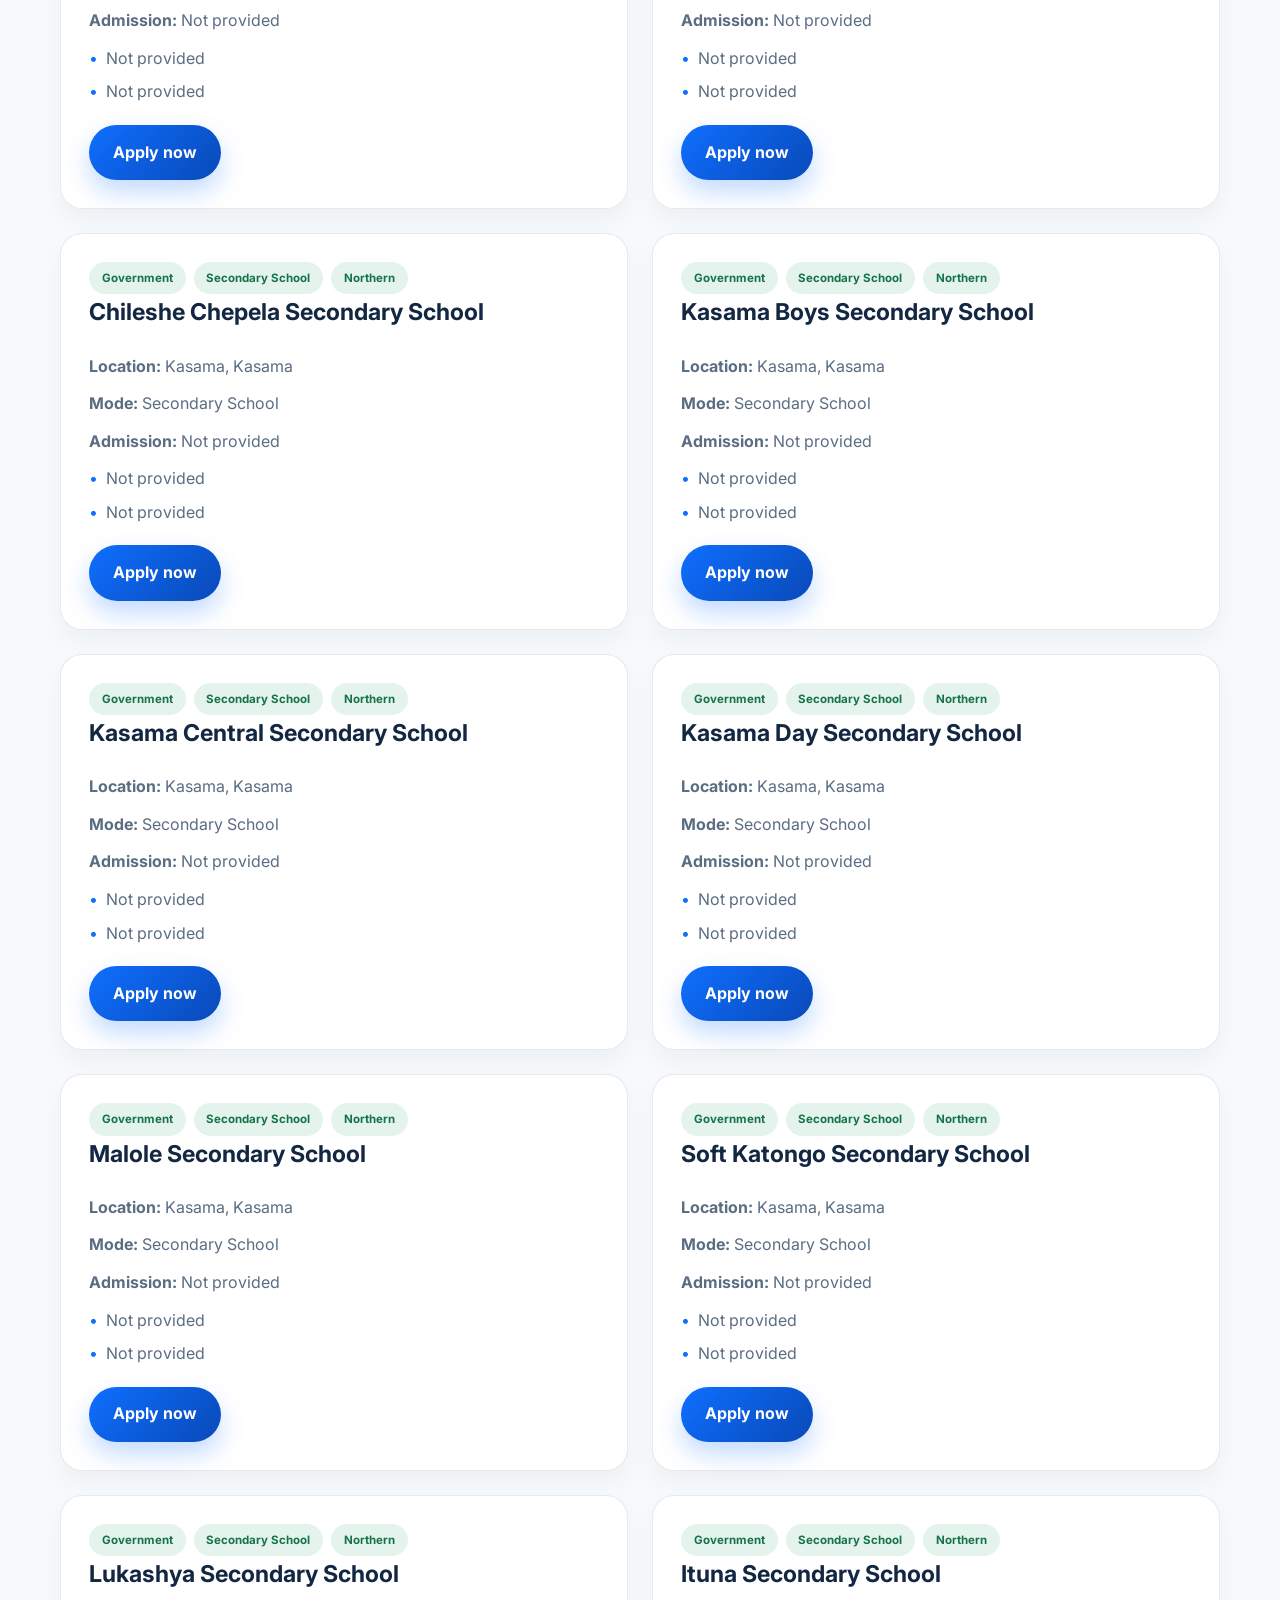
<file: schools.html>
<!DOCTYPE html>
<html lang="en">
  <head>
    <meta charset="UTF-8" />
    <meta name="viewport" content="width=device-width, initial-scale=1.0" />
    <meta name="description" content="Browse schools across Zambia by province, district, and town through the E-ZEDNAV directory." />
    <title>Schools Directory | E-ZEDNAV</title>
    <link rel="preconnect" href="https://fonts.googleapis.com" />
    <link rel="preconnect" href="https://fonts.gstatic.com" crossorigin />
    <link href="https://fonts.googleapis.com/css2?family=Inter:wght@400;500;600;700;800;900&display=swap" rel="stylesheet" />
    <link rel="stylesheet" href="style.css" />
    <script src="script.js" defer></script>
  </head>
  <body>
    <header class="site-header">
      <div class="container nav-wrap">
        <a href="index.html" class="brand" aria-label="E-ZEDNAV home page">
          <span class="brand-mark">E</span>
          E-ZEDNAV
        </a>

        <button class="menu-toggle" aria-label="Open navigation" aria-expanded="false">
          <span></span>
          <span></span>
          <span></span>
        </button>

        <nav class="main-nav" aria-label="Main navigation">
          <a href="index.html">Home</a>
          <a href="schools.html" class="active">Schools</a>
          <a href="map.html">Map</a>
          <a href="services.html">Services</a>
          <a href="about.html">About</a>
        </nav>

        <a href="map.html" class="btn btn-primary nav-cta">Explore map</a>
      </div>
    </header>

    <main>
      <section class="page-hero schools-page-hero">
        <div class="container page-hero-grid">
          <div>
            <p class="eyebrow">Schools directory</p>
            <h1>Explore schools by province.</h1>
            <p>Choose a province to view its districts and the schools available in that region.</p>
          </div>
          <div class="page-hero-stat">
            <span>10</span>
            <div>
              <strong>Provinces</strong>
              <small>One clear directory</small>
            </div>
          </div>
        </div>
      </section>

      <section class="page-shell">
        <div class="container">
          <section class="all-schools-section" aria-labelledby="allSchoolsTitle">
            <header class="directory-heading all-schools-heading">
              <hgroup>
                <p class="eyebrow">ALL SCHOOLS</p>
                <h2 id="allSchoolsTitle">Find your school</h2>
              </hgroup>
              <p id="allSchoolsCount">Loading schools…</p>
            </header>
            <label class="school-search" for="allSchoolsSearch">
              <span>Search by school, town, district, or province</span>
              <span class="school-search-control">
                <span aria-hidden="true">⌕</span>
                <input id="allSchoolsSearch" type="search" placeholder="Try Lusaka, Kitwe, or Mansa" autocomplete="off" />
              </span>
            </label>
            <div id="allSchoolsResults" class="school-results all-schools-results" aria-live="polite"></div>
          </section>

          <section id="provinceDirectory" aria-labelledby="provinceDirectoryTitle">
            <header class="directory-heading">
              <hgroup>
                <p class="eyebrow">ZAMBIA COVERAGE</p>
                <h2 id="provinceDirectoryTitle">Select a province</h2>
              </hgroup>
              <p>Browse by province and district.</p>
            </header>
            <ol id="provinceCards" class="province-directory-grid"></ol>
          </section>

          <section id="provinceSchools" class="province-school-view" aria-labelledby="selectedProvinceTitle" hidden>
            <button type="button" id="backToProvinces" class="btn btn-secondary">Back to provinces</button>
            <header class="directory-heading selected-province-heading">
              <hgroup>
                <p class="eyebrow">PROVINCE SCHOOLS</p>
                <h2 id="selectedProvinceTitle"></h2>
              </hgroup>
              <p id="selectedProvinceMeta"></p>
            </header>
            <menu id="selectedProvinceDistricts" class="district-summary" aria-label="Districts"></menu>
            <div id="provinceSchoolResults" class="district-school-groups" aria-live="polite"></div>
          </section>
        </div>
      </section>
    </main>

    <footer class="site-footer">
      <div class="container footer-wrap">
        <div>
          <a href="index.html" class="brand footer-brand">
            <span class="brand-mark">E</span>
            E-ZEDNAV
          </a>
        </div>

        <nav class="footer-nav" aria-label="Footer links">
          <a href="schools.html">Schools</a>
          <a href="map.html">Map</a>
          <a href="services.html">Services</a>
          <a href="about.html">About</a>
        </nav>

        <p>© <span id="year"></span> E-ZEDNAV. All rights reserved.</p>
      </div>
    </footer>
  </body>
</html>
</file>
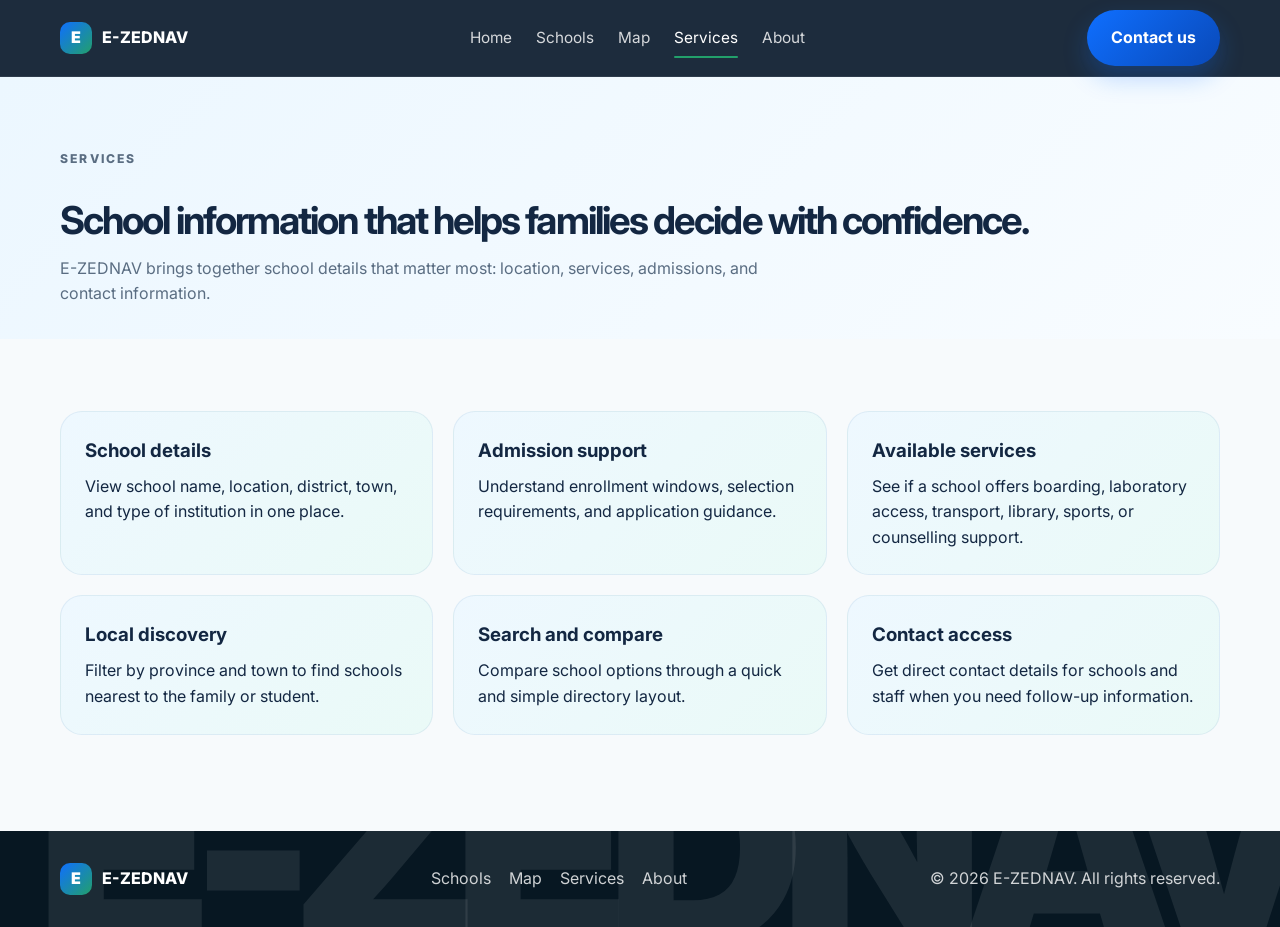
<file: services.html>
<!DOCTYPE html>
<html lang="en">
  <head>
    <meta charset="UTF-8" />
    <meta name="viewport" content="width=device-width, initial-scale=1.0" />
    <meta name="description" content="Learn about the services and school information available through E-ZEDNAV." />
    <title>Services | E-ZEDNAV</title>
    <link rel="preconnect" href="https://fonts.googleapis.com" />
    <link rel="preconnect" href="https://fonts.gstatic.com" crossorigin />
    <link href="https://fonts.googleapis.com/css2?family=Inter:wght@400;500;600;700;800;900&display=swap" rel="stylesheet" />
    <link rel="stylesheet" href="style.css" />
    <script src="script.js" defer></script>
  </head>
  <body>
    <header class="site-header">
      <div class="container nav-wrap">
        <a href="index.html" class="brand" aria-label="E-ZEDNAV home page">
          <span class="brand-mark">E</span>
          E-ZEDNAV
        </a>

        <button class="menu-toggle" aria-label="Open navigation" aria-expanded="false">
          <span></span>
          <span></span>
          <span></span>
        </button>

        <nav class="main-nav" aria-label="Main navigation">
          <a href="index.html">Home</a>
          <a href="schools.html">Schools</a>
          <a href="map.html">Map</a>
          <a href="services.html" class="active">Services</a>
          <a href="about.html">About</a>
        </nav>

        <a href="about.html" class="btn btn-primary nav-cta">Contact us</a>
      </div>
    </header>

    <main>
      <section class="page-hero">
        <div class="container">
          <p class="eyebrow">SERVICES</p>
          <h1>School information that helps families decide with confidence.</h1>
          <p>E-ZEDNAV brings together school details that matter most: location, services, admissions, and contact information.</p>
        </div>
      </section>

      <section class="page-shell">
        <div class="container value-grid">
          <article class="value-box">
          <h3>School details</h3>
            <p>View school name, location, district, town, and type of institution in one place.</p>
          </article>
          <article class="value-box">
            <h3>Admission support</h3>
            <p>Understand enrollment windows, selection requirements, and application guidance.</p>
          </article>
          <article class="value-box">
            <h3>Available services</h3>
            <p>See if a school offers boarding, laboratory access, transport, library, sports, or counselling support.</p>
          </article>
          <article class="value-box">
            <h3>Local discovery</h3>
            <p>Filter by province and town to find schools nearest to the family or student.</p>
          </article>
          <article class="value-box">
            <h3>Search and compare</h3>
            <p>Compare school options through a quick and simple directory layout.</p>
          </article>
          <article class="value-box">
            <h3>Contact access</h3>
            <p>Get direct contact details for schools and staff when you need follow-up information.</p>
          </article>
        </div>
      </section>
    </main>

    <footer class="site-footer">
      <div class="container footer-wrap">
        <div>
          <a href="index.html" class="brand footer-brand">
            <span class="brand-mark">E</span>
            E-ZEDNAV
          </a>
        </div>

        <nav class="footer-nav" aria-label="Footer links">
          <a href="schools.html">Schools</a>
          <a href="map.html">Map</a>
          <a href="services.html">Services</a>
          <a href="about.html">About</a>
        </nav>

        <p>© <span id="year"></span> E-ZEDNAV. All rights reserved.</p>
      </div>
    </footer>
  </body>
</html>
</file>
<file: style.css>
:root {
  --bg: #0a1b2d;
  --bg-soft: #14314d;
  --primary: #0f6fff;
  --primary-dark: #0949b8;
  --accent: #22a06b;
  --accent-soft: #e8f5ee;
  --card: #ffffff;
  --card-alt: #f4f8ff;
  --text: #132742;
  --muted: #5a6d82;
  --line: rgba(19, 39, 66, 0.1);
  --shadow: 0 20px 50px rgba(8, 23, 38, 0.12);
}

* {
  box-sizing: border-box;
  margin: 0;
  padding: 0;
}

html {
  scroll-behavior: smooth;
}

body {
  font-family: "Inter", sans-serif;
  background: #f7fafc;
  color: var(--text);
  line-height: 1.6;
}

a {
  color: inherit;
  text-decoration: none;
}

img {
  max-width: 100%;
  display: block;
}

button,
input,
select,
textarea {
  font: inherit;
}

.container {
  width: min(1160px, calc(100% - 32px));
  margin: 0 auto;
}

.site-header {
  position: sticky;
  top: 0;
  z-index: 1000;
  background: rgba(10, 27, 45, 0.92);
  border-bottom: 1px solid rgba(255, 255, 255, 0.08);
  backdrop-filter: blur(10px);
}

.nav-wrap {
  display: flex;
  align-items: center;
  justify-content: space-between;
  min-height: 76px;
  gap: 18px;
}

.brand {
  display: inline-flex;
  align-items: center;
  gap: 10px;
  font-weight: 800;
  color: #fff;
}

.brand-mark {
  display: inline-grid;
  place-items: center;
  width: 32px;
  height: 32px;
  border-radius: 10px;
  background: linear-gradient(135deg, var(--primary), var(--accent));
  color: #fff;
  font-weight: 900;
}

.main-nav {
  display: flex;
  align-items: center;
  gap: 24px;
  color: rgba(255, 255, 255, 0.82);
  font-size: 0.96rem;
}

.main-nav a {
  position: relative;
}

.main-nav a.active,
.main-nav a:hover {
  color: #fff;
}

.main-nav a.active::after,
.main-nav a:hover::after {
  content: "";
  position: absolute;
  left: 0;
  right: 0;
  bottom: -8px;
  height: 2px;
  background: var(--accent);
  border-radius: 999px;
}

.btn {
  display: inline-flex;
  align-items: center;
  justify-content: center;
  border: none;
  border-radius: 999px;
  padding: 0.92rem 1.5rem;
  font-weight: 700;
  cursor: pointer;
  transition: transform 0.2s ease, box-shadow 0.2s ease;
}

.btn:hover {
  transform: translateY(-1px);
}

.btn-primary {
  background: linear-gradient(135deg, var(--primary), var(--primary-dark));
  color: #fff;
  box-shadow: 0 12px 24px rgba(15, 111, 255, 0.25);
}

.btn-secondary {
  background: transparent;
  border: 1px solid rgba(19, 39, 66, 0.15);
  color: var(--text);
}

.hero {
  position: relative;
  isolation: isolate;
  background: linear-gradient(90deg, rgba(10, 27, 45, 0.94) 0%, rgba(10, 27, 45, 0.82) 44%, rgba(10, 27, 45, 0.54) 100%), url("images.jpg") center / cover no-repeat;
  color: #fff;
  padding: 92px 0 70px;
}

.hero::before {
  content: "";
  position: absolute;
  inset: 0;
  z-index: -1;
  background: linear-gradient(180deg, rgba(10, 27, 45, 0.18), rgba(10, 27, 45, 0.42));
}

.hero-grid {
  display: grid;
  grid-template-columns: 1.2fr 0.8fr;
  gap: 42px;
  align-items: center;
}

.eyebrow {
  font-size: 0.76rem;
  letter-spacing: 0.18em;
  text-transform: uppercase;
  font-weight: 800;
  color: var(--accent);
  margin-bottom: 18px;
}

.hero-copy h1,
.section-heading h2,
.contact-copy h2,
.page-hero h1 {
  font-size: clamp(2.4rem, 4vw, 4.3rem);
  line-height: 1.07;
  letter-spacing: -0.05em;
  margin-bottom: 18px;
}

.lead {
  max-width: 610px;
  color: rgba(255, 255, 255, 0.8);
  font-size: 1.08rem;
  margin-bottom: 28px;
}

.search-panel {
  display: flex;
  flex-wrap: wrap;
  gap: 14px;
  background: rgba(255, 255, 255, 0.08);
  border: 1px solid rgba(255, 255, 255, 0.12);
  border-radius: 20px;
  padding: 16px;
  margin-bottom: 18px;
}

.search-panel label {
  flex: 1 1 260px;
  display: grid;
  gap: 8px;
  color: rgba(255, 255, 255, 0.9);
  font-size: 0.8rem;
  font-weight: 700;
  letter-spacing: 0.04em;
}

.search-panel input,
.search-panel select,
.filter-bar select,
.filter-bar input {
  border: 1px solid rgba(19, 39, 66, 0.12);
  border-radius: 12px;
  background: #fff;
  color: var(--text);
  padding: 0.9rem 1rem;
}

.quick-links {
  display: flex;
  flex-wrap: wrap;
  gap: 10px;
}

.quick-links a {
  padding: 0.55rem 0.85rem;
  border-radius: 999px;
  background: rgba(255, 255, 255, 0.08);
  color: #fff;
  font-size: 0.8rem;
  font-weight: 700;
}

.hero-card {
  background: rgba(255, 255, 255, 0.06);
  border: 1px solid rgba(255, 255, 255, 0.1);
  border-radius: 26px;
  padding: 28px;
  box-shadow: var(--shadow);
}

.card-top {
  display: flex;
  justify-content: space-between;
  align-items: center;
  color: rgba(255, 255, 255, 0.8);
  margin-bottom: 28px;
}

.status {
  display: inline-flex;
  align-items: center;
  justify-content: center;
  background: rgba(34, 160, 107, 0.16);
  color: var(--accent);
  border-radius: 999px;
  padding: 0.42rem 0.8rem;
  font-size: 0.74rem;
  font-weight: 700;
}

.province-list {
  display: grid;
  grid-template-columns: repeat(2, minmax(0, 1fr));
  gap: 8px;
}

.province-link {
  display: grid;
  grid-template-columns: 26px minmax(0, 1fr);
  align-items: center;
  gap: 8px;
  min-height: 52px;
  padding: 8px 10px;
  border: 1px solid rgba(255, 255, 255, 0.1);
  border-radius: 12px;
  background: rgba(255, 255, 255, 0.055);
  color: #fff;
  font-size: 0.78rem;
  font-weight: 700;
  transition: background 0.2s ease, border-color 0.2s ease, transform 0.2s ease;
}

.province-link:hover {
  transform: translateY(-1px);
  background: rgba(34, 160, 107, 0.2);
  border-color: rgba(34, 160, 107, 0.55);
}

.province-link span {
  align-items: center;
  justify-content: center;
  color: var(--accent);
  font-size: 0.68rem;
  letter-spacing: 0.04em;
}

.province-link strong {
  grid-column: 2;
  color: rgba(255, 255, 255, 0.55);
  font-size: 0.63rem;
  font-weight: 600;
}

.hero-metrics {
  display: grid;
  grid-template-columns: repeat(2, minmax(0, 1fr));
  gap: 16px;
  margin-top: 22px;
}

.hero-metrics div {
  background: rgba(255, 255, 255, 0.04);
  border: 1px solid rgba(255, 255, 255, 0.08);
  border-radius: 18px;
  padding: 18px;
}

.hero-metrics strong {
  display: block;
  font-size: 1.8rem;
  margin-bottom: 5px;
}

.hero-metrics span {
  color: rgba(255, 255, 255, 0.75);
  font-size: 0.86rem;
}

.stats-bar {
  background: #0b1d30;
  padding: 20px 0;
}

.stats-grid {
  display: grid;
  grid-template-columns: repeat(4, minmax(0, 1fr));
  gap: 18px;
}

.stats-grid div {
  display: flex;
  flex-direction: column;
  align-items: center;
  text-align: center;
  color: #fff;
}

.stats-grid strong {
  font-size: clamp(1.5rem, 2vw, 2.2rem);
}

.stats-grid span {
  color: rgba(255, 255, 255, 0.78);
  font-size: 0.87rem;
}

.section {
  padding: 96px 0;
}

.coverage-section {
  background: #f4f7fb;
}

.section-alt {
  background: #edf5ff;
}

.section-heading {
  max-width: 700px;
  margin-bottom: 30px;
}

.section-heading h2,
.contact-copy h2,
.page-hero h1 {
  color: var(--text);
  font-size: clamp(2rem, 3vw, 3rem);
  margin-bottom: 0;
}

.cards {
  display: grid;
  gap: 24px;
}

.province-grid,
.services-grid,
.value-grid,
.contact-grid {
  grid-template-columns: repeat(3, minmax(0, 1fr));
}

.province-grid {
  gap: 18px;
}

.province-card,
.card,
.info-card,
.school-card,
.map-card,
.service-card,
.contact-card {
  background: var(--card);
  border: 1px solid var(--line);
  border-radius: 22px;
  padding: 28px;
  box-shadow: 0 12px 24px rgba(12, 27, 40, 0.04);
}

.province-stats {
  margin-top: 14px;
}

.province-card {
  position: relative;
  display: block;
  overflow: hidden;
  min-height: 230px;
  padding: 25px 26px 28px;
  border-color: #e2e9f0;
  border-radius: 14px;
  background: #fff;
  box-shadow: 0 2px 8px rgba(19, 39, 66, 0.035);
  transition: transform 0.2s ease, border-color 0.2s ease, box-shadow 0.2s ease;
}

.province-card::after {
  position: absolute;
  right: 24px;
  bottom: 24px;
  display: grid;
  width: 32px;
  height: 32px;
  place-items: center;
  border: 1px solid #e5e9ee;
  border-radius: 9px;
  background: #fff;
  color: #64748b;
  content: "↗";
  font-size: 1.05rem;
  font-weight: 700;
  transition: color 0.2s ease, background 0.2s ease, transform 0.2s ease;
}

.province-card:hover,
.school-card:hover,
.service-card:hover,
.info-card:hover {
  transform: translateY(-2px);
  border-color: rgba(15, 111, 255, 0.2);
}

.province-card:hover,
.province-card:focus-visible {
  transform: translateY(-2px);
  border-color: #cbd5df;
  box-shadow: 0 8px 20px rgba(19, 39, 66, 0.07);
  outline: none;
}

.province-card:hover::after,
.province-card:focus-visible::after {
  transform: translate(2px, -2px);
  border-color: #cbd5df;
  background: #f7f9fb;
  color: var(--text);
}

.province-card span {
  display: block;
  width: fit-content;
  margin-bottom: 14px;
  color: #748195;
  font-size: 0.76rem;
  font-weight: 700;
  letter-spacing: 0.08em;
}

.province-card h3,
.card h3,
.info-card h3,
.school-card h3,
.service-card h3,
.contact-card h3 {
  margin-bottom: 10px;
  font-size: 1.45rem;
}

.province-card p,
.card p,
.info-card p,
.school-card p,
.service-card p,
.contact-card p,
.filter-note,
.map-card p {
  color: var(--muted);
}

.province-card p {
  max-width: 36ch;
  padding-right: 40px;
  font-size: 0.94rem;
  line-height: 1.7;
}

.icon {
  display: inline-grid;
  place-items: center;
  width: 58px;
  height: 58px;
  border-radius: 16px;
  background: rgba(15, 111, 255, 0.1);
  font-size: 1.7rem;
  margin-bottom: 18px;
}

.page-shell {
  padding: 72px 0 96px;
}

.all-schools-section {
  padding: 8px 0 46px;
  border-bottom: 1px solid var(--line);
}

.all-schools-heading {
  margin-top: 0;
}

.school-search {
  display: grid;
  gap: 10px;
  max-width: 760px;
  margin-top: 24px;
  color: var(--text);
  font-size: 0.82rem;
  font-weight: 700;
}

.school-search-control {
  display: flex;
  align-items: center;
  gap: 12px;
  min-height: 58px;
  padding: 0 18px;
  border: 1px solid rgba(15, 111, 255, 0.22);
  border-radius: 16px;
  background: #fff;
  box-shadow: 0 12px 28px rgba(12, 27, 40, 0.07);
}

.school-search-control > span {
  color: var(--primary);
  font-size: 1.7rem;
  line-height: 1;
}

.school-search input {
  width: 100%;
  border: 0;
  outline: 0;
  background: transparent;
  color: var(--text);
  font-size: 0.95rem;
}

.school-search input::placeholder {
  color: #8494a5;
}

.all-schools-results {
  margin-top: 28px;
}

.empty-results {
  grid-column: 1 / -1;
  padding: 30px;
  border: 1px dashed rgba(19, 39, 66, 0.2);
  border-radius: 16px;
  background: #f8fbfe;
  color: var(--muted);
  text-align: center;
}

.page-hero {
  padding: 72px 0 32px;
  background: linear-gradient(135deg, #ecf7ff, #f8fcff);
}

.schools-page-hero {
  position: relative;
  isolation: isolate;
  min-height: 330px;
  padding: 96px 0 82px;
  background: linear-gradient(90deg, rgba(7, 24, 37, 0.96) 0%, rgba(7, 24, 37, 0.78) 59%, rgba(7, 24, 37, 0.46) 100%), url("https://images.unsplash.com/photo-1509062522246-3755977927d7?auto=format&fit=crop&w=2000&q=85") center 52% / cover no-repeat;
  color: #fff;
}

.schools-page-hero::before {
  content: "";
  position: absolute;
  inset: 0;
  z-index: -1;
  background: linear-gradient(180deg, rgba(7, 24, 37, 0.1), rgba(7, 24, 37, 0.34));
}

.schools-page-hero .container {
  position: relative;
  z-index: 1;
}

.schools-page-hero .eyebrow {
  color: var(--accent);
}

.schools-page-hero h1 {
  max-width: 700px;
  color: #fff;
}

.schools-page-hero p:not(.eyebrow) {
  color: rgba(255, 255, 255, 0.84);
}

.page-hero-grid {
  display: grid;
  grid-template-columns: minmax(0, 1fr) auto;
  align-items: center;
  gap: 42px;
}

.page-hero-stat,
.about-hero-badge {
  display: flex;
  align-items: center;
  gap: 14px;
  min-width: 260px;
  padding: 20px;
  border: 1px solid rgba(255, 255, 255, 0.15);
  border-radius: 20px;
  background: rgba(255, 255, 255, 0.09);
  backdrop-filter: blur(12px);
}

.page-hero-stat > span,
.about-hero-badge > span {
  display: inline-grid;
  flex: 0 0 auto;
  place-items: center;
  width: 52px;
  height: 52px;
  border-radius: 16px;
  background: var(--accent);
  color: #075c3d;
  font-size: 1.2rem;
  font-weight: 900;
}

.page-hero-stat div,
.about-hero-badge div {
  display: grid;
}

.page-hero-stat strong,
.about-hero-badge strong {
  font-size: 0.95rem;
}

.page-hero-stat small,
.about-hero-badge small {
  color: rgba(255, 255, 255, 0.7);
  font-size: 0.75rem;
}

.about-page-hero {
  position: relative;
  isolation: isolate;
  min-height: 390px;
  padding: 92px 0 78px;
  background: linear-gradient(90deg, rgba(7, 24, 37, 0.96) 0%, rgba(7, 24, 37, 0.82) 54%, rgba(7, 24, 37, 0.52) 100%), url("https://images.unsplash.com/photo-1523050854058-8df90110c9f?auto=format&fit=crop&w=2000&q=85") center 52% / cover no-repeat;
  color: #fff;
}

.about-page-hero::before {
  content: "";
  position: absolute;
  inset: 0;
  z-index: -1;
  background: linear-gradient(180deg, rgba(7, 24, 37, 0.08), rgba(7, 24, 37, 0.3));
}

.about-page-hero .container {
  position: relative;
  z-index: 1;
}

.about-page-hero .eyebrow {
  color: var(--accent);
}

.about-page-hero h1 {
  max-width: 760px;
  color: #fff;
}

.about-page-hero p:not(.eyebrow) {
  color: rgba(255, 255, 255, 0.82);
}

.page-hero .container {
  display: grid;
  gap: 14px;
}

.page-hero p {
  color: var(--muted);
  max-width: 720px;
}

.filter-bar {
  display: flex;
  flex-wrap: wrap;
  gap: 16px;
  background: #fff;
  border: 1px solid var(--line);
  border-radius: 20px;
  padding: 18px;
  box-shadow: 0 12px 24px rgba(10, 27, 45, 0.04);
  margin-top: 18px;
}

.filter-bar label {
  display: grid;
  gap: 8px;
  flex: 1 1 180px;
  font-weight: 700;
  color: var(--text);
}

.directory-heading {
  display: flex;
  align-items: end;
  justify-content: space-between;
  gap: 24px;
  margin-top: 18px;
}

.directory-heading .eyebrow {
  margin-bottom: 8px;
  color: var(--primary-dark);
}

.directory-heading h2 {
  color: var(--text);
  font-size: clamp(1.8rem, 3vw, 2.5rem);
  line-height: 1.1;
}

.directory-heading > p {
  color: var(--muted);
  font-size: 0.92rem;
  text-align: right;
}

.province-directory-grid {
  display: grid;
  grid-template-columns: repeat(2, minmax(0, 1fr));
  gap: 16px;
  margin-top: 28px;
  padding: 0;
  list-style: none;
}

.province-directory-grid > li,
.district-summary > li {
  min-width: 0;
  list-style: none;
}

.province-directory-card {
  display: grid;
  grid-template-columns: 36px minmax(0, 1fr) 20px;
  align-items: start;
  gap: 14px;
  width: 100%;
  min-height: 138px;
  padding: 22px;
  border: 1px solid var(--line);
  border-radius: 16px;
  background: #fff;
  color: var(--text);
  text-align: left;
  cursor: pointer;
  box-shadow: 0 12px 24px rgba(12, 27, 40, 0.04);
  transition: transform 0.2s ease, border-color 0.2s ease, box-shadow 0.2s ease;
}

.province-directory-card:hover,
.province-directory-card:focus-visible {
  transform: translateY(-2px);
  border-color: rgba(15, 111, 255, 0.35);
  box-shadow: 0 16px 30px rgba(12, 27, 40, 0.1);
  outline: none;
}

.province-number {
  display: inline-grid;
  place-items: center;
  width: 36px;
  height: 36px;
  border-radius: 10px;
  background: rgba(15, 111, 255, 0.1);
  color: var(--primary-dark);
  font-size: 0.76rem;
  font-weight: 800;
}

.province-card-content {
  display: grid;
  gap: 5px;
  min-width: 0;
  margin: 0;
}

.province-card-content strong {
  font-size: 1.1rem;
}

.province-card-content .province-count {
  color: var(--primary-dark);
  font-size: 0.77rem;
  font-weight: 700;
}

.province-card-content .province-districts {
  overflow: hidden;
  color: var(--muted);
  font-size: 0.78rem;
  line-height: 1.45;
  text-overflow: ellipsis;
  white-space: nowrap;
}

.province-arrow {
  color: var(--primary);
  font-size: 1.25rem;
  line-height: 1;
}

.province-school-view[hidden],
#provinceDirectory[hidden] {
  display: none;
}

.province-school-view {
  margin-top: 18px;
}

.selected-province-heading {
  margin-top: 30px;
}

.selected-province-heading > p {
  max-width: 260px;
  color: var(--primary-dark);
  font-weight: 700;
}

.district-summary {
  display: flex;
  flex-wrap: wrap;
  gap: 8px;
  margin-top: 22px;
  padding: 0;
  list-style: none;
}

.district-button {
  padding: 0.55rem 0.8rem;
  border: 1px solid rgba(15, 111, 255, 0.14);
  border-radius: 999px;
  background: #f4f8ff;
  color: var(--primary-dark);
  cursor: pointer;
  font-size: 0.78rem;
  font-weight: 700;
  transition: background 0.2s ease, border-color 0.2s ease, color 0.2s ease;
}

.district-button:hover,
.district-button.active {
  border-color: var(--primary);
  background: var(--primary);
  color: #fff;
}

.district-button:focus-visible {
  outline: 3px solid rgba(15, 111, 255, 0.24);
  outline-offset: 2px;
}

.district-school-groups {
  display: grid;
  gap: 34px;
  margin-top: 28px;
}

.district-school-heading {
  display: flex;
  align-items: baseline;
  justify-content: space-between;
  gap: 16px;
  padding-bottom: 12px;
  border-bottom: 1px solid var(--line);
}

.district-school-heading h3 {
  margin: 0;
}

.district-school-heading p {
  margin: 0;
  color: var(--muted);
  font-size: 0.85rem;
  font-weight: 700;
}

.school-results,
.map-layout,
.detail-list,
.contact-grid {
  display: grid;
  gap: 24px;
  margin-top: 28px;
}

.school-results {
  grid-template-columns: repeat(2, minmax(0,1fr));
}

.province-school-view .school-results {
  margin-top: 30px;
}

.school-card {
  display: grid;
  gap: 12px;
}

.school-meta {
  display: flex;
  flex-wrap: wrap;
  gap: 8px;
}

.tag {
  display: inline-flex;
  align-items: center;
  justify-content: center;
  padding: 0.44rem 0.8rem;
  border-radius: 999px;
  background: rgba(34, 160, 107, 0.12);
  color: #167348;
  font-size: 0.72rem;
  font-weight: 700;
}

.tag-review {
  background: #fff3d6;
  color: #795400;
}

.school-card ul,
.service-list,
.contact-list {
  list-style: none;
  display: grid;
  gap: 8px;
  color: var(--muted);
}

.school-card li::before,
.service-list li::before,
.contact-list li::before {
  content: "•";
  color: var(--primary);
  margin-right: 8px;
}

.map-layout {
  grid-template-columns: minmax(250px, 320px) minmax(0, 1fr);
  align-items: stretch;
  gap: 18px;
}

.map-panel,
.map-view-panel {
  background: #fff;
  border: 1px solid var(--line);
  border-radius: 10px;
  padding: 18px;
  box-shadow: 0 12px 24px rgba(10, 27, 45, 0.04);
}

.map-panel {
  min-width: 0;
}

.map-field {
  display: block;
  margin: 0 0 6px;
  color: var(--muted);
  font-size: 0.78rem;
  font-weight: 700;
}

.map-input {
  width: 100%;
  min-height: 44px;
  margin-bottom: 16px;
  padding: 0 12px;
  border: 1px solid var(--line);
  border-radius: 6px;
  background: #fff;
  color: var(--text);
}

.map-input:focus-visible,
.map-school-item:focus-visible,
.map-reset-button:focus-visible {
  outline: 3px solid rgba(15, 111, 255, 0.24);
  outline-offset: 2px;
}

.map-list-heading,
.map-view-heading {
  display: flex;
  align-items: center;
  justify-content: space-between;
  gap: 12px;
  flex-wrap: wrap;
}

.map-list-heading {
  padding: 5px 0 10px;
  border-bottom: 1px solid var(--line);
}

.map-list-heading h2,
.map-view-heading h2 {
  font-size: 1.1rem;
  line-height: 1.3;
}

.map-list-heading span {
  color: var(--muted);
  font-size: 0.75rem;
  white-space: nowrap;
}

.map-school-list {
  display: grid;
  max-height: 490px;
  overflow-y: auto;
  list-style: none;
}

.map-school-list li + li {
  border-top: 1px solid var(--line);
}

.map-empty-state {
  padding: 16px 5px;
  color: var(--muted);
  font-size: 0.82rem;
}

.map-school-item {
  display: grid;
  width: 100%;
  gap: 2px;
  padding: 10px 5px;
  border: 0;
  background: transparent;
  color: var(--text);
  text-align: left;
  cursor: pointer;
}

.map-school-item:hover {
  color: var(--primary-dark);
  background: #f4f8ff;
}

.map-school-item strong {
  font-size: 0.84rem;
  line-height: 1.35;
}

.map-school-item span {
  color: var(--muted);
  font-size: 0.75rem;
}

.map-school-actions {
  padding: 0 5px 9px;
}

.map-route-button {
  min-height: 32px;
  padding: 0 10px;
  border: 1px solid var(--line);
  border-radius: 5px;
  background: #fff;
  color: var(--primary-dark);
  font-size: 0.75rem;
  font-weight: 700;
  cursor: pointer;
}

.map-route-button:hover {
  border-color: var(--primary);
  background: #f4f8ff;
}

.map-route-button:focus-visible {
  outline: 3px solid rgba(15, 111, 255, 0.24);
  outline-offset: 2px;
}

.map-view-panel {
  min-width: 0;
}

.map-view-heading {
  padding: 0 0 14px;
}

.map-view-heading .eyebrow {
  margin-bottom: 3px;
  font-size: 0.68rem;
}

.map-heading-controls {
  display: flex;
  flex-wrap: wrap;
  align-items: center;
  gap: 8px;
}

.map-reset-button {
  flex: 0 0 auto;
  min-height: 38px;
  padding: 0 12px;
  border: 1px solid var(--line);
  border-radius: 6px;
  background: #fff;
  color: var(--text);
  font-size: 0.8rem;
  font-weight: 700;
  cursor: pointer;
}

.map-reset-button:hover {
  border-color: var(--primary);
  color: var(--primary-dark);
}

.zambia-map {
  width: 100%;
  height: min(68vh, 650px);
  min-height: 480px;
  border: 1px solid var(--line);
  border-radius: 6px;
  background: #e7edf0;
  z-index: 0;
}

.map-note,
.map-status {
  margin-top: 10px;
  color: var(--muted);
  font-size: 0.75rem;
}

.map-status:not([hidden]) {
  color: #8b3c15;
}

.school-map-marker-wrap {
  border: 0;
  background: transparent;
}

.school-map-marker {
  display: grid;
  width: 34px;
  height: 34px;
  place-items: center;
  border: 2px solid #fff;
  border-radius: 50%;
  background: #168457;
  box-shadow: 0 2px 8px rgba(10, 27, 45, 0.35);
  color: #fff;
  font-size: 0.75rem;
  font-weight: 800;
}

.map-popup ul {
  display: grid;
  gap: 6px;
  max-height: 180px;
  margin: 8px 0;
  padding-left: 16px;
  overflow: auto;
  font-size: 0.78rem;
}

.map-popup > span {
  color: var(--muted);
  font-size: 0.72rem;
}

.map-card {
  display: grid;
  gap: 18px;
}

.map-grid {
  display: grid;
  grid-template-columns: repeat(2, minmax(0, 1fr));
  gap: 18px;
}

.map-box {
  background: linear-gradient(135deg, #dff7f3, #edf6ff);
  border: 1px solid rgba(15, 111, 255, 0.12);
  border-radius: 18px;
  padding: 18px;
}

.map-box h3 {
  margin-bottom: 8px;
  font-size: 1.1rem;
}

.details-panel {
  display: grid;
  gap: 18px;
}

.detail-list {
  grid-template-columns: repeat(2, minmax(0, 1fr));
}

.value-grid {
  display: grid;
  gap: 20px;
}

.value-box {
  background: linear-gradient(135deg, #eef8ff, #eafaf7);
  border: 1px solid rgba(20, 82, 155, 0.08);
  border-radius: 22px;
  padding: 24px;
}

.value-box h3 {
  margin-bottom: 8px;
}

.quick-action-box {
  display: flex;
  flex-wrap: wrap;
  gap: 16px;
  align-items: center;
  justify-content: flex-start;
}

.contact-section {
  background: linear-gradient(135deg, #eff8ff, #f4fff9);
}

.contact-grid {
  grid-template-columns: repeat(2, minmax(0, 1fr));
}

.contact-card {
  display: grid;
  gap: 12px;
}

.form-box {
  background: #fff;
  border: 1px solid var(--line);
  border-radius: 22px;
  padding: 24px;
  box-shadow: 0 12px 24px rgba(10, 27, 45, 0.04);
}

.form-box form {
  display: grid;
  gap: 16px;
}

.form-box label {
  display: grid;
  gap: 8px;
  font-weight: 700;
}

.form-box input,
.form-box textarea {
  width: 100%;
  border: 1px solid rgba(19, 39, 66, 0.12);
  border-radius: 12px;
  padding: 0.9rem 1rem;
  background: #f9fbff;
}

.form-status {
  min-height: 24px;
  font-size: 0.94rem;
  color: var(--primary-dark);
  font-weight: 700;
}

.enrollment-btn {
  width: fit-content;
  margin-top: 8px;
}

.enrollment-modal {
  position: fixed;
  inset: 0;
  display: none;
  place-items: center;
  background: rgba(10, 27, 45, 0.6);
  padding: 20px;
  z-index: 2000;
}

.enrollment-modal.open {
  display: grid;
}

body.modal-open {
  overflow: hidden;
}

.modal-card {
  width: min(500px, 100%);
  max-height: calc(100vh - 40px);
  overflow-y: auto;
  overscroll-behavior: contain;
  background: #fff;
  border: 1px solid var(--line);
  border-radius: 14px;
  padding: 10px 10px 8px;
  box-shadow: var(--shadow);
}

.modal-header {
  display: flex;
  align-items: center;
  justify-content: space-between;
  gap: 8px;
  margin-bottom: 6px;
}

.modal-eyebrow {
  margin-bottom: 8px;
  color: var(--primary-dark);
}

.modal-close {
  display: grid;
  place-items: center;
  width: 42px;
  height: 42px;
  border-radius: 50%;
  border: 1px solid var(--line);
  background: #f4f8ff;
  color: var(--text);
  font-size: 1.8rem;
  font-weight: 500;
  line-height: 1;
  cursor: pointer;
}

.modal-close:hover {
  background: #e8f0ff;
}

.modal-close:focus-visible {
  outline: 3px solid rgba(15, 111, 255, 0.24);
  outline-offset: 2px;
}

.enrollment-form {
  display: grid;
  gap: 8px;
}

.field-grid {
  display: grid;
  grid-template-columns: repeat(2, minmax(0, 1fr));
  gap: 8px;
}

.enrollment-form label {
  display: grid;
  gap: 5px;
  font-weight: 700;
  color: var(--text);
  font-size: 0.9rem;
}

.enrollment-form input,
.enrollment-form textarea {
  width: 100%;
  border: 1px solid rgba(19, 39, 66, 0.12);
  border-radius: 8px;
  padding: 0.52rem 0.7rem;
  background: #f9fbff;
  font-size: 0.85rem;
  min-height: 38px;
}

.enrollment-form textarea {
  min-height: 70px;
}

.enrollment-requirements {
  color: var(--muted);
  font-size: 0.72rem;
}

.form-actions {
  display: flex;
  flex-wrap: wrap;
  justify-content: flex-end;
  gap: 10px;
  margin-top: 4px;
}

.form-actions .btn {
  padding: 0.7rem 1.2rem;
  font-size: 0.92rem;
  min-width: 116px;
}

.form-actions .btn-secondary {
  padding: 0.68rem 1.1rem;
}

.site-footer {
  position: relative;
  isolation: isolate;
  overflow: hidden;
  background: #071722;
  color: rgba(255, 255, 255, 0.8);
  padding: 32px 0;
}

.site-footer::before {
  content: "E-ZEDNAV";
  position: absolute;
  right: -2vw;
  bottom: -3.5rem;
  z-index: 0;
  color: rgba(255, 255, 255, 0.085);
  font-size: clamp(7rem, 22vw, 17rem);
  font-weight: 900;
  letter-spacing: -0.07em;
  line-height: 1;
  pointer-events: none;
  user-select: none;
}

.footer-wrap {
  position: relative;
  z-index: 1;
  display: flex;
  align-items: center;
  justify-content: space-between;
  gap: 16px;
  flex-wrap: wrap;
}

.footer-brand {
  color: #fff;
}

.footer-nav {
  display: flex;
  gap: 18px;
  flex-wrap: wrap;
}

.footer-nav a:hover {
  color: #fff;
}

.menu-toggle {
  display: none;
  flex-direction: column;
  justify-content: center;
  gap: 5px;
  width: 46px;
  height: 46px;
  border-radius: 12px;
  border: 1px solid rgba(255, 255, 255, 0.14);
  background: transparent;
  cursor: pointer;
}

.menu-toggle span {
  display: block;
  width: 20px;
  height: 2px;
  background: #fff;
  border-radius: 99px;
  margin: 0 auto;
}

@media (max-width: 920px) {
  .hero-grid,
  .page-hero-grid,
  .contact-grid,
  .school-results,
  .province-directory-grid,
  .detail-list,
  .province-grid,
  .services-grid,
  .value-grid {
    grid-template-columns: 1fr;
  }

  .province-grid {
    grid-template-columns: repeat(2, minmax(0, 1fr));
  }

  .page-hero-stat,
  .about-hero-badge {
    width: fit-content;
  }

  .stats-grid {
    grid-template-columns: repeat(2, minmax(0, 1fr));
  }

  .map-layout {
    grid-template-columns: minmax(0, 1fr);
  }

  .map-school-list {
    max-height: 260px;
  }

  .zambia-map {
    height: 58vh;
    min-height: 420px;
  }

  .main-nav {
    position: absolute;
    left: 16px;
    right: 16px;
    top: 82px;
    display: none;
    flex-direction: column;
    align-items: flex-start;
    gap: 14px;
    padding: 20px 18px;
    background: rgba(7, 23, 34, 0.98);
    border: 1px solid rgba(255, 255, 255, 0.08);
    border-radius: 18px;
  }

  .main-nav.open {
    display: flex;
  }

  .menu-toggle {
    display: flex;
  }

  .nav-cta {
    display: none;
  }
}

@media (max-width: 560px) {
  .hero {
    padding-top: 72px;
  }

  .province-grid {
    grid-template-columns: 1fr;
  }

  .directory-heading {
    align-items: flex-start;
    flex-direction: column;
    gap: 10px;
  }

  .directory-heading > p {
    text-align: left;
  }

  .province-list {
    grid-template-columns: 1fr;
  }

  .search-panel,
  .filter-bar,
  .quick-action-box {
    flex-direction: column;
    align-items: stretch;
  }

  .stats-grid {
    grid-template-columns: 1fr;
  }

  .footer-wrap {
    flex-direction: column;
    text-align: center;
  }

  .map-view-panel,
  .map-panel {
    padding: 13px;
  }

  .map-view-heading {
    align-items: flex-start;
  }

  .map-reset-button {
    font-size: 0.72rem;
  }

  .zambia-map {
    height: 60vh;
    min-height: 360px;
  }
}

@media (max-width: 860px) {
  .hero-grid,
  .two-column,
  .contact-wrap,
  .services-grid,
  .project-grid,
  .testimonial-grid {
    grid-template-columns: 1fr;
  }

  .stats-grid {
    grid-template-columns: repeat(2, minmax(0, 1fr));
  }

  .main-nav {
    position: absolute;
    left: 16px;
    right: 16px;
    top: 78px;
    display: none;
    flex-direction: column;
    align-items: flex-start;
    gap: 14px;
    padding: 20px 18px;
    background: rgba(7, 17, 31, 0.96);
    border-radius: 16px;
    border: 1px solid rgba(255, 255, 255, 0.08);
  }

  .main-nav.open {
    display: flex;
  }

  .menu-toggle {
    display: flex;
  }

  .nav-cta {
    display: none;
  }
}

@media (max-width: 560px) {
  .hero {
    padding-top: 72px;
  }

  .hero-actions {
    flex-direction: column;
    align-items: stretch;
  }

  .stats-grid {
    grid-template-columns: 1fr;
  }

  .footer-wrap {
    flex-direction: column;
    text-align: center;
  }
}
</file>
